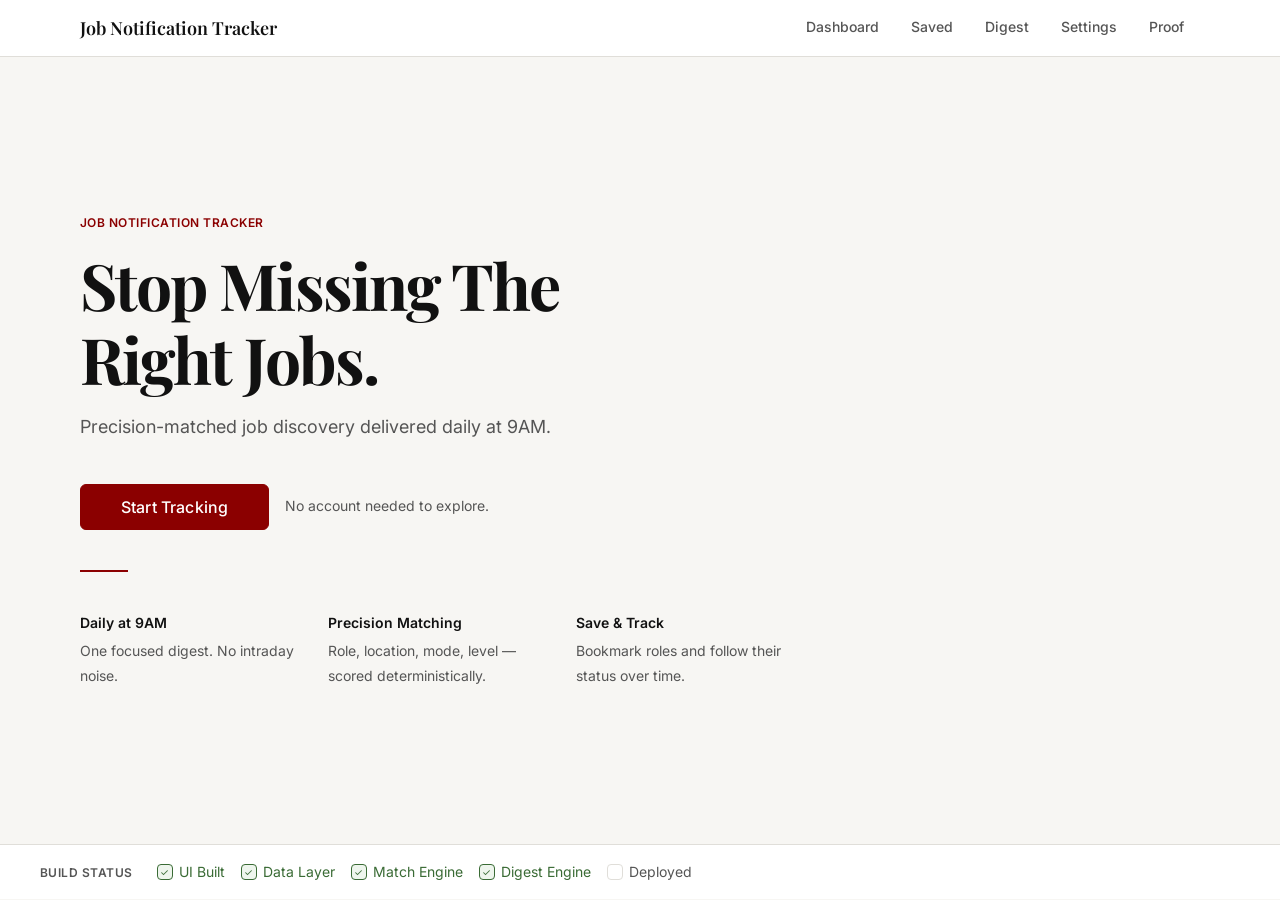
<file: index.html>
<!DOCTYPE html>
<html lang="en">

<head>
    <meta charset="UTF-8" />
    <meta name="viewport" content="width=device-width, initial-scale=1.0" />
    <title>Job Notification Tracker</title>
    <meta name="description" content="Precision-matched job discovery delivered daily at 9AM." />
    <link rel="stylesheet" href="design-system.css" />
    <style>
        /* NAV */
        .app-nav {
            position: sticky;
            top: 0;
            z-index: var(--z-topbar);
            background: var(--color-surface);
            border-bottom: var(--border);
        }

        .app-nav__inner {
            max-width: var(--max-layout-width);
            margin: 0 auto;
            height: var(--topbar-height);
            display: flex;
            align-items: center;
            justify-content: space-between;
            padding: 0 var(--space-4);
        }

        .app-nav__brand {
            font-family: var(--font-serif);
            font-size: var(--text-md);
            font-weight: 600;
            color: var(--color-text-primary);
            text-decoration: none;
            flex-shrink: 0;
        }

        .app-nav__links {
            display: flex;
            align-items: center;
            list-style: none;
        }

        .app-nav__link {
            display: inline-flex;
            align-items: center;
            height: var(--topbar-height);
            padding: 0 var(--space-2);
            font-size: var(--text-sm);
            font-weight: 500;
            color: var(--color-text-secondary);
            text-decoration: none;
            border-bottom: 2px solid transparent;
            transition: color var(--transition), border-color var(--transition);
            white-space: nowrap;
        }

        .app-nav__link:hover {
            color: var(--color-text-primary);
        }

        .app-nav__link.is-active {
            color: var(--color-accent);
            border-bottom-color: var(--color-accent);
        }

        .app-nav__hamburger {
            display: none;
            flex-direction: column;
            justify-content: center;
            gap: 5px;
            width: 36px;
            height: 36px;
            background: none;
            border: none;
            cursor: pointer;
            padding: 4px;
            border-radius: var(--radius-sm);
            transition: background-color var(--transition);
        }

        .app-nav__hamburger:hover {
            background-color: var(--color-bg);
        }

        .app-nav__hamburger-bar {
            display: block;
            width: 20px;
            height: 1.5px;
            background-color: var(--color-text-primary);
            border-radius: 2px;
            transition: transform var(--transition-slow), opacity var(--transition);
        }

        .app-nav__hamburger[aria-expanded="true"] .app-nav__hamburger-bar:nth-child(1) {
            transform: translateY(6.5px) rotate(45deg);
        }

        .app-nav__hamburger[aria-expanded="true"] .app-nav__hamburger-bar:nth-child(2) {
            opacity: 0;
        }

        .app-nav__hamburger[aria-expanded="true"] .app-nav__hamburger-bar:nth-child(3) {
            transform: translateY(-6.5px) rotate(-45deg);
        }

        .app-nav__drawer {
            display: none;
            flex-direction: column;
            background-color: var(--color-surface);
            border-bottom: var(--border);
            padding: var(--space-1) 0 var(--space-2);
        }

        .app-nav__drawer.is-open {
            display: flex;
        }

        .app-nav__drawer-link {
            display: flex;
            align-items: center;
            height: 44px;
            padding: 0 var(--space-4);
            font-size: var(--text-base);
            font-weight: 500;
            color: var(--color-text-secondary);
            text-decoration: none;
            border-left: 3px solid transparent;
            transition: color var(--transition), border-color var(--transition), background-color var(--transition);
        }

        .app-nav__drawer-link:hover {
            color: var(--color-text-primary);
            background-color: var(--color-bg);
        }

        .app-nav__drawer-link.is-active {
            color: var(--color-accent);
            border-left-color: var(--color-accent);
        }

        /* FOOTER */
        .app-footer {
            border-top: var(--border);
            background-color: var(--color-surface);
            padding: var(--space-2) var(--space-4);
        }

        .app-footer__inner {
            max-width: var(--max-layout-width);
            margin: 0 auto;
            display: flex;
            align-items: center;
            gap: var(--space-3);
            flex-wrap: wrap;
        }

        .app-footer__label {
            font-size: var(--text-xs);
            font-weight: 600;
            text-transform: uppercase;
            letter-spacing: var(--tracking-wide);
            color: var(--color-text-secondary);
        }

        /* PAGE */
        .page-wrap {
            max-width: var(--max-layout-width);
            margin: 0 auto;
            padding: var(--space-4);
            min-height: calc(100vh - var(--topbar-height) - 57px);
        }

        .page-header {
            margin-bottom: var(--space-4);
        }

        .page-header__eyebrow {
            font-size: var(--text-xs);
            font-weight: 600;
            text-transform: uppercase;
            letter-spacing: var(--tracking-wide);
            color: var(--color-text-secondary);
            margin-bottom: var(--space-1);
        }

        .page-header__heading {
            font-family: var(--font-serif);
            font-size: var(--text-2xl);
            font-weight: 600;
            letter-spacing: var(--tracking-tight);
            color: var(--color-text-primary);
            margin-bottom: var(--space-1);
        }

        .page-header__sub {
            font-size: var(--text-base);
            color: var(--color-text-secondary);
            line-height: var(--leading-relaxed);
            max-width: var(--max-text-width);
        }

        /* FILTER BAR */
        .filter-bar {
            background: var(--color-surface);
            border: var(--border);
            border-radius: var(--radius);
            padding: var(--space-2) var(--space-3);
            margin-bottom: var(--space-2);
            display: flex;
            flex-wrap: wrap;
            gap: var(--space-2);
            align-items: flex-end;
        }

        .filter-group {
            display: flex;
            flex-direction: column;
            gap: 6px;
            min-width: 130px;
            flex: 1;
        }

        .filter-group--wide {
            min-width: 180px;
            flex: 2;
        }

        .filter-label {
            font-size: var(--text-xs);
            font-weight: 600;
            text-transform: uppercase;
            letter-spacing: var(--tracking-wide);
            color: var(--color-text-secondary);
        }

        .filter-input {
            width: 100%;
            padding: 8px var(--space-2);
            font-family: var(--font-sans);
            font-size: var(--text-sm);
            color: var(--color-text-primary);
            background: var(--color-surface);
            border: 1px solid var(--color-border);
            border-radius: var(--radius);
            appearance: none;
            transition: border-color var(--transition);
        }

        .filter-input:focus {
            outline: none;
            border-color: var(--color-border-focus);
        }

        .filter-select-wrap {
            position: relative;
        }

        .filter-select-wrap::after {
            content: '';
            position: absolute;
            right: 10px;
            top: 50%;
            transform: translateY(-50%);
            width: 0;
            height: 0;
            border-left: 4px solid transparent;
            border-right: 4px solid transparent;
            border-top: 4px solid var(--color-text-secondary);
            pointer-events: none;
        }

        /* JOB GRID */
        .job-grid {
            display: grid;
            grid-template-columns: repeat(auto-fill, minmax(320px, 1fr));
            gap: var(--space-3);
        }

        .job-count {
            font-size: var(--text-sm);
            color: var(--color-text-secondary);
            margin-bottom: var(--space-2);
            font-weight: 500;
        }

        /* JOB CARD */
        .job-card {
            background: var(--color-surface);
            border: var(--border);
            border-radius: var(--radius);
            padding: var(--space-3);
            display: flex;
            flex-direction: column;
            gap: var(--space-2);
            transition: border-color var(--transition);
        }

        .job-card:hover {
            border-color: var(--color-text-secondary);
        }

        .job-card__top {
            display: flex;
            justify-content: space-between;
            align-items: flex-start;
            gap: var(--space-1);
        }

        .job-card__title {
            font-family: var(--font-serif);
            font-size: var(--text-lg);
            font-weight: 500;
            color: var(--color-text-primary);
            line-height: var(--leading-tight);
            margin-bottom: 2px;
        }

        .job-card__company {
            font-size: var(--text-sm);
            font-weight: 600;
            color: var(--color-text-primary);
        }

        .job-card__meta {
            font-size: var(--text-sm);
            color: var(--color-text-secondary);
            line-height: var(--leading-normal);
        }

        .job-card__tags {
            display: flex;
            flex-wrap: wrap;
            gap: 6px;
        }

        .job-card__tag {
            font-size: var(--text-xs);
            font-weight: 500;
            padding: 3px 8px;
            background: var(--color-bg);
            border: var(--border);
            border-radius: var(--radius-full);
            color: var(--color-text-secondary);
        }

        .job-card__salary {
            font-size: var(--text-sm);
            font-weight: 600;
            color: var(--color-text-primary);
        }

        .job-card__footer {
            display: flex;
            align-items: center;
            justify-content: space-between;
            padding-top: var(--space-1);
            border-top: var(--border);
            margin-top: auto;
        }

        .job-card__posted {
            font-size: var(--text-xs);
            color: var(--color-text-secondary);
        }

        .job-card__actions {
            display: flex;
            gap: var(--space-1);
        }

        /* SOURCE BADGE */
        .source-badge {
            font-size: 10px;
            font-weight: 600;
            text-transform: uppercase;
            letter-spacing: .04em;
            padding: 2px 7px;
            border-radius: var(--radius-full);
            border: 1px solid transparent;
            white-space: nowrap;
            flex-shrink: 0;
        }

        .source-badge--LinkedIn {
            background: #e8f0fe;
            color: #1a56db;
            border-color: #c3d5fb;
        }

        .source-badge--Naukri {
            background: #fef3e2;
            color: #92400e;
            border-color: #fde68a;
        }

        .source-badge--Indeed {
            background: #eefbf3;
            color: #166534;
            border-color: #bbf7d0;
        }

        /* SCORE BADGE */
        .score-badge {
            font-size: 10px;
            font-weight: 700;
            padding: 2px 7px;
            border-radius: var(--radius-full);
            white-space: nowrap;
            flex-shrink: 0;
        }

        .score--high {
            background: #dcfce7;
            color: #166534;
            border: 1px solid #bbf7d0;
        }

        .score--mid {
            background: #fef3c7;
            color: #92400e;
            border: 1px solid #fde68a;
        }

        .score--low {
            background: #f3f4f6;
            color: #4b5563;
            border: 1px solid #e5e7eb;
        }

        .score--none {
            background: #f9fafb;
            color: #9ca3af;
            border: 1px solid #f3f4f6;
        }

        /* MATCH TOGGLE */
        .match-toggle-bar {
            display: flex;
            align-items: center;
            justify-content: space-between;
            margin-bottom: var(--space-2);
            padding: 10px var(--space-3);
            background: var(--color-surface);
            border: var(--border);
            border-radius: var(--radius);
        }

        .match-toggle-label {
            display: flex;
            align-items: center;
            gap: var(--space-1);
            cursor: pointer;
            font-size: var(--text-sm);
            color: var(--color-text-primary);
            font-weight: 500;
            user-select: none;
        }

        .match-toggle-label input[type=checkbox] {
            position: absolute;
            opacity: 0;
            width: 0;
            height: 0;
        }

        .match-toggle-track {
            width: 36px;
            height: 20px;
            background: var(--color-border);
            border-radius: 10px;
            position: relative;
            transition: background-color var(--transition);
            flex-shrink: 0;
        }

        .match-toggle-label input:checked+.match-toggle-track {
            background: var(--color-accent);
        }

        .match-toggle-thumb {
            position: absolute;
            top: 2px;
            left: 2px;
            width: 16px;
            height: 16px;
            background: #fff;
            border-radius: 50%;
            transition: transform var(--transition);
            box-shadow: 0 1px 3px rgba(0, 0, 0, .2);
        }

        .match-toggle-label input:checked+.match-toggle-track .match-toggle-thumb {
            transform: translateX(16px);
        }

        /* NO PREFS BANNER */
        .no-prefs-banner {
            display: flex;
            align-items: center;
            gap: var(--space-2);
            padding: var(--space-2) var(--space-3);
            background: #fef9f0;
            border: 1px solid #fde68a;
            border-radius: var(--radius);
            margin-bottom: var(--space-3);
            font-size: var(--text-sm);
            color: #92400e;
            flex-wrap: wrap;
        }

        .no-prefs-banner__icon {
            font-size: var(--text-base);
            flex-shrink: 0;
        }

        /* EMPTY STATE */
        .empty-state {
            display: flex;
            flex-direction: column;
            align-items: center;
            justify-content: center;
            text-align: center;
            padding: var(--space-5) var(--space-4);
            min-height: 360px;
            gap: var(--space-2);
        }

        .empty-state__ring {
            width: 52px;
            height: 52px;
            border-radius: 50%;
            border: var(--border);
            display: flex;
            align-items: center;
            justify-content: center;
            margin-bottom: var(--space-1);
        }

        .empty-state__ring-inner {
            width: 14px;
            height: 14px;
            border-radius: 50%;
            border: 1.5px solid var(--color-border);
        }

        .empty-state__heading {
            font-family: var(--font-serif);
            font-size: var(--text-xl);
            font-weight: 600;
            color: var(--color-text-primary);
        }

        .empty-state__sub {
            font-size: var(--text-base);
            color: var(--color-text-secondary);
            line-height: var(--leading-relaxed);
            max-width: 380px;
        }

        /* MODAL */
        .modal-overlay {
            display: none;
            position: fixed;
            inset: 0;
            background: rgba(17, 17, 17, .45);
            z-index: var(--z-overlay);
            align-items: center;
            justify-content: center;
            padding: var(--space-3);
        }

        .modal-overlay.is-open {
            display: flex;
        }

        .modal {
            background: var(--color-surface);
            border-radius: var(--radius);
            width: 100%;
            max-width: 640px;
            max-height: 90vh;
            overflow-y: auto;
            display: flex;
            flex-direction: column;
        }

        .modal__header {
            display: flex;
            align-items: flex-start;
            justify-content: space-between;
            padding: var(--space-3);
            border-bottom: var(--border);
            gap: var(--space-2);
        }

        .modal__title {
            font-family: var(--font-serif);
            font-size: var(--text-xl);
            font-weight: 600;
            color: var(--color-text-primary);
        }

        .modal__company {
            font-size: var(--text-sm);
            font-weight: 600;
            color: var(--color-text-secondary);
            margin-top: 4px;
        }

        .modal__close {
            background: none;
            border: none;
            cursor: pointer;
            font-size: 20px;
            color: var(--color-text-secondary);
            padding: 4px 8px;
            border-radius: var(--radius-sm);
            line-height: 1;
            transition: background-color var(--transition), color var(--transition);
        }

        .modal__close:hover {
            background: var(--color-bg);
            color: var(--color-text-primary);
        }

        .modal__body {
            padding: var(--space-3);
            display: flex;
            flex-direction: column;
            gap: var(--space-3);
        }

        .modal__meta-row {
            display: flex;
            flex-wrap: wrap;
            gap: var(--space-2);
            align-items: center;
        }

        .modal__meta-item {
            font-size: var(--text-sm);
            color: var(--color-text-secondary);
        }

        .modal__meta-item strong {
            color: var(--color-text-primary);
            font-weight: 600;
        }

        .modal__section-label {
            font-size: var(--text-xs);
            font-weight: 600;
            text-transform: uppercase;
            letter-spacing: var(--tracking-wide);
            color: var(--color-text-secondary);
            margin-bottom: var(--space-1);
        }

        .modal__desc {
            font-size: var(--text-base);
            color: var(--color-text-primary);
            line-height: var(--leading-relaxed);
        }

        .modal__skills {
            display: flex;
            flex-wrap: wrap;
            gap: var(--space-1);
        }

        .modal__footer {
            padding: var(--space-2) var(--space-3);
            border-top: var(--border);
            display: flex;
            gap: var(--space-2);
            justify-content: flex-end;
        }

        /* LANDING */
        .landing {
            min-height: calc(100vh - var(--topbar-height) - 57px);
            display: flex;
            flex-direction: column;
            align-items: flex-start;
            justify-content: center;
            max-width: var(--max-layout-width);
            margin: 0 auto;
            padding: var(--space-5) var(--space-4);
        }

        .landing__eyebrow {
            font-size: var(--text-xs);
            font-weight: 600;
            text-transform: uppercase;
            letter-spacing: var(--tracking-wide);
            color: var(--color-accent);
            margin-bottom: var(--space-2);
        }

        .landing__headline {
            font-family: var(--font-serif);
            font-size: clamp(40px, 6vw, 64px);
            font-weight: 700;
            line-height: 1.15;
            letter-spacing: -0.03em;
            color: var(--color-text-primary);
            max-width: 640px;
            margin-bottom: var(--space-2);
        }

        .landing__sub {
            font-size: var(--text-md);
            color: var(--color-text-secondary);
            line-height: var(--leading-relaxed);
            max-width: 480px;
            margin-bottom: var(--space-4);
        }

        .landing__divider {
            width: 48px;
            height: 2px;
            background: var(--color-accent);
            border: none;
            margin: var(--space-4) 0;
        }

        .landing__props {
            display: grid;
            grid-template-columns: repeat(3, 1fr);
            gap: var(--space-3);
            max-width: 720px;
        }

        .landing__prop-label {
            font-size: var(--text-sm);
            font-weight: 600;
            color: var(--color-text-primary);
            margin-bottom: 4px;
        }

        .landing__prop-sub {
            font-size: var(--text-sm);
            color: var(--color-text-secondary);
            line-height: var(--leading-relaxed);
        }

        /* SETTINGS */
        .settings-layout {
            display: grid;
            grid-template-columns: 2fr 1fr;
            gap: var(--space-4);
            align-items: start;
        }

        .settings-form {
            display: flex;
            flex-direction: column;
            gap: var(--space-3);
        }

        .settings-aside {
            display: flex;
            flex-direction: column;
            gap: var(--space-2);
            position: sticky;
            top: calc(var(--topbar-height) + var(--space-3));
        }

        /* PREF - multiselect */
        select[multiple].filter-input {
            height: auto;
            appearance: none;
            background-image: none;
        }

        select[multiple].filter-input option:checked {
            background: var(--color-accent-subtle);
            color: var(--color-accent);
        }

        /* PREF - checkbox group */
        .pref-checkbox-group {
            display: flex;
            flex-wrap: wrap;
            gap: var(--space-2);
        }

        .pref-checkbox-item {
            display: flex;
            align-items: center;
            gap: 8px;
            cursor: pointer;
            font-size: var(--text-sm);
            color: var(--color-text-primary);
        }

        .pref-checkbox-item input[type=checkbox] {
            width: 16px;
            height: 16px;
            accent-color: var(--color-accent);
            cursor: pointer;
        }

        /* PREF - slider */
        .pref-slider-wrap {
            display: flex;
            align-items: center;
            gap: var(--space-2);
        }

        .pref-slider {
            flex: 1;
            appearance: none;
            height: 4px;
            background: var(--color-border);
            border-radius: 2px;
            outline: none;
            cursor: pointer;
        }

        .pref-slider::-webkit-slider-thumb {
            appearance: none;
            width: 18px;
            height: 18px;
            border-radius: 50%;
            background: var(--color-accent);
            cursor: pointer;
        }

        .pref-slider::-moz-range-thumb {
            width: 18px;
            height: 18px;
            border-radius: 50%;
            background: var(--color-accent);
            cursor: pointer;
            border: none;
        }

        .pref-slider-val {
            font-size: var(--text-sm);
            font-weight: 600;
            color: var(--color-text-primary);
            min-width: 36px;
            text-align: right;
        }

        /* PROOF */
        .proof-wrap {
            max-width: var(--max-layout-width);
            margin: 0 auto;
            padding: var(--space-4);
        }

        /* 404 */
        .notfound {
            min-height: calc(100vh - var(--topbar-height) - 57px);
            display: flex;
            flex-direction: column;
            align-items: center;
            justify-content: center;
            text-align: center;
            padding: var(--space-5) var(--space-4);
        }

        .notfound__code {
            font-family: var(--font-serif);
            font-size: 96px;
            font-weight: 700;
            color: var(--color-border);
            line-height: 1;
            margin-bottom: var(--space-2);
        }

        .notfound__heading {
            font-family: var(--font-serif);
            font-size: var(--text-xl);
            font-weight: 600;
            color: var(--color-text-primary);
            margin-bottom: var(--space-1);
        }

        .notfound__sub {
            font-size: var(--text-base);
            color: var(--color-text-secondary);
            max-width: 360px;
            margin-bottom: var(--space-3);
        }

        /* RESPONSIVE */
        @media(max-width:768px) {

            .settings-layout,
            .landing__props {
                grid-template-columns: 1fr;
            }

            .settings-aside {
                position: static;
            }
        }

        /* DIGEST PAGE */
        .digest-page {
            background: #F7F6F3;
            min-height: calc(100vh - var(--topbar-height) - 57px);
            display: flex;
            justify-content: center;
            padding: var(--space-4) var(--space-3);
        }

        .digest-wrapper {
            width: 100%;
            max-width: 720px;
            display: flex;
            flex-direction: column;
            gap: var(--space-2);
        }

        .digest-demo-note {
            display: inline-flex;
            align-items: center;
            align-self: flex-start;
            gap: 6px;
            font-size: var(--text-xs);
            color: #6b7280;
            background: #fff;
            border: 1px solid #e5e7eb;
            border-radius: var(--radius-full);
            padding: 4px 12px;
            font-weight: 500;
        }

        .digest-actions {
            display: flex;
            flex-wrap: wrap;
            gap: var(--space-1);
            align-items: center;
        }

        .digest-actions--center {
            justify-content: center;
            margin-bottom: var(--space-2);
        }

        .digest-card {
            background: #fff;
            border-radius: 12px;
            box-shadow: 0 2px 12px rgba(0, 0, 0, .07), 0 0 0 1px rgba(0, 0, 0, .04);
            overflow: hidden;
        }

        .digest-card__header {
            padding: var(--space-3) var(--space-4);
            border-bottom: 1px solid #f0eee9;
            background: #fdfcfb;
        }

        .digest-trigger-bar {
            display: flex;
            align-items: center;
            justify-content: space-between;
            flex-wrap: wrap;
            gap: var(--space-2);
        }

        .digest-card__heading {
            font-family: var(--font-serif);
            font-size: var(--text-xl);
            font-weight: 700;
            color: var(--color-text-primary);
            letter-spacing: var(--tracking-tight);
            line-height: var(--leading-tight);
            margin-bottom: 4px;
        }

        .digest-card__date {
            font-size: var(--text-sm);
            color: var(--color-text-secondary);
        }

        .digest-card__body {
            padding: 0;
        }

        .digest-job-item {
            display: flex;
            align-items: center;
            gap: var(--space-2);
            padding: var(--space-2) var(--space-4);
            border-bottom: 1px solid #f5f4f0;
            transition: background-color var(--transition);
        }

        .digest-job-item:last-child {
            border-bottom: none;
        }

        .digest-job-item:hover {
            background: #fdfcfb;
        }

        .digest-job-item__num {
            font-family: var(--font-serif);
            font-size: 22px;
            font-weight: 700;
            color: #d1cec7;
            min-width: 28px;
            text-align: center;
            flex-shrink: 0;
        }

        .digest-job-item__info {
            flex: 1;
            min-width: 0;
        }

        .digest-job-item__title {
            font-family: var(--font-serif);
            font-size: var(--text-base);
            font-weight: 600;
            color: var(--color-text-primary);
            line-height: var(--leading-tight);
            margin-bottom: 2px;
            white-space: nowrap;
            overflow: hidden;
            text-overflow: ellipsis;
        }

        .digest-job-item__company {
            font-size: var(--text-sm);
            font-weight: 600;
            color: var(--color-text-primary);
            margin-bottom: 2px;
        }

        .digest-job-item__meta {
            font-size: var(--text-xs);
            color: var(--color-text-secondary);
        }

        .digest-job-item__right {
            display: flex;
            flex-direction: column;
            align-items: flex-end;
            gap: 6px;
            flex-shrink: 0;
        }

        .digest-card__footer {
            padding: var(--space-2) var(--space-4);
            border-top: 1px solid #f0eee9;
            background: #fdfcfb;
            font-size: var(--text-xs);
            color: var(--color-text-secondary);
            font-style: italic;
            text-align: center;
        }

        .digest-blocking {
            display: flex;
            flex-direction: column;
            align-items: center;
            justify-content: center;
            text-align: center;
            padding: var(--space-5) var(--space-4);
            min-height: 360px;
            gap: var(--space-2);
            width: 100%;
        }

        @media(max-width: 600px) {
            .digest-trigger-bar {
                flex-direction: column;
                align-items: flex-start;
            }

            .digest-job-item {
                flex-wrap: wrap;
                gap: var(--space-1);
            }

            .digest-job-item__right {
                flex-direction: row;
                align-items: center;
                width: 100%;
                justify-content: flex-start;
                padding-left: calc(28px + var(--space-2));
            }
        }

        @media(max-width:640px) {
            .app-nav__links {
                display: none;
            }

            .app-nav__hamburger {
                display: flex;
            }

            .filter-bar {
                flex-direction: column;
            }

            .filter-group,
            .filter-group--wide {
                min-width: unset;
                width: 100%;
            }

            .job-grid {
                grid-template-columns: 1fr;
            }

            .landing__headline {
                font-size: var(--text-2xl);
            }
        }

        /* ── TOAST ── */
        .jt-toast {
            position: fixed;
            bottom: 28px;
            right: 28px;
            z-index: 9999;
            background: #111827;
            color: #f9fafb;
            border-radius: 10px;
            padding: 12px 22px;
            font-size: var(--text-sm);
            font-weight: 500;
            box-shadow: 0 4px 20px rgba(0, 0, 0, .25);
            pointer-events: none;
            animation: toast-in .22s cubic-bezier(.16, 1, .3, 1), toast-out .3s ease 2.3s forwards;
        }

        @keyframes toast-in {
            from {
                opacity: 0;
                transform: translateY(14px) scale(.97);
            }

            to {
                opacity: 1;
                transform: translateY(0) scale(1);
            }
        }

        @keyframes toast-out {
            from {
                opacity: 1;
                transform: translateY(0);
            }

            to {
                opacity: 0;
                transform: translateY(8px);
            }
        }

        /* ── STATUS SELECT ── */
        .job-card__status-bar {
            padding-top: var(--space-1);
            border-top: var(--border);
            margin-top: var(--space-1);
        }

        .status-select {
            width: 100%;
            padding: 5px 10px;
            font-size: var(--text-xs);
            font-weight: 600;
            border-radius: var(--radius);
            border: 1px solid var(--color-border);
            cursor: pointer;
            appearance: none;
            font-family: var(--font-sans);
            transition: background-color var(--transition), border-color var(--transition), color var(--transition);
        }

        .status-select:focus {
            outline: none;
            box-shadow: 0 0 0 2px rgba(17, 17, 17, .12);
        }

        .status-select--neutral {
            background-color: #f9fafb;
            color: #6b7280;
            border-color: #e5e7eb;
        }

        .status-select--blue {
            background-color: #eff6ff;
            color: #1d4ed8;
            border-color: #bfdbfe;
        }

        .status-select--red {
            background-color: #fef2f2;
            color: #b91c1c;
            border-color: #fecaca;
        }

        .status-select--green {
            background-color: #f0fdf4;
            color: #166534;
            border-color: #bbf7d0;
        }

        /* ── DIGEST STATUS CARD ── */
        .digest-status-card {
            background: #fff;
            border-radius: 12px;
            box-shadow: 0 2px 12px rgba(0, 0, 0, .07), 0 0 0 1px rgba(0, 0, 0, .04);
            overflow: hidden;
            margin-top: var(--space-3);
        }

        .digest-status-card__header {
            padding: var(--space-2) var(--space-4);
            border-bottom: 1px solid #f0eee9;
            background: #fdfcfb;
            font-family: var(--font-serif);
            font-weight: 700;
            font-size: var(--text-md);
            color: var(--color-text-primary);
        }

        .digest-status-card__body {
            padding: 0;
        }

        .digest-status-row {
            display: flex;
            align-items: center;
            gap: var(--space-2);
            padding: 12px var(--space-4);
            border-bottom: 1px solid #f5f4f0;
            font-size: var(--text-sm);
        }

        .digest-status-row:last-child {
            border-bottom: none;
        }

        .digest-status-row__info {
            flex: 1;
            min-width: 0;
        }

        .digest-status-row__title {
            font-weight: 600;
            color: var(--color-text-primary);
            font-size: var(--text-sm);
            white-space: nowrap;
            overflow: hidden;
            text-overflow: ellipsis;
        }

        .digest-status-row__company {
            font-size: var(--text-xs);
            color: var(--color-text-secondary);
            margin-top: 1px;
        }

        .digest-status-row__date {
            font-size: var(--text-xs);
            color: var(--color-text-secondary);
            white-space: nowrap;
            flex-shrink: 0;
        }

        .digest-status-badge {
            font-size: 10px;
            font-weight: 700;
            padding: 3px 9px;
            border-radius: var(--radius-full);
            white-space: nowrap;
            flex-shrink: 0;
        }

        .status-badge--neutral {
            background: #f3f4f6;
            color: #6b7280;
            border: 1px solid #e5e7eb;
        }

        .status-badge--blue {
            background: #eff6ff;
            color: #1d4ed8;
            border: 1px solid #bfdbfe;
        }

        .status-badge--red {
            background: #fef2f2;
            color: #b91c1c;
            border: 1px solid #fecaca;
        }

        .status-badge--green {
            background: #f0fdf4;
            color: #166534;
            border: 1px solid #bbf7d0;
        }

        .digest-status-empty {
            padding: var(--space-3) var(--space-4);
            font-size: var(--text-sm);
            color: var(--color-text-secondary);
            font-style: italic;
        }

        /* ── TEST CHECKLIST ── */
        .tc-summary-bar {
            display: inline-flex;
            align-items: center;
            gap: var(--space-1);
            padding: 10px var(--space-3);
            border-radius: var(--radius);
            font-size: var(--text-sm);
            font-weight: 700;
            margin-bottom: var(--space-1);
            border: 1px solid transparent;
            transition: background-color var(--transition), color var(--transition), border-color var(--transition);
        }

        .tc-summary-bar--warn {
            background: #fef3c7;
            color: #92400e;
            border-color: #fde68a;
        }

        .tc-summary-bar--pass {
            background: #dcfce7;
            color: #166534;
            border-color: #bbf7d0;
        }

        .tc-warn {
            font-size: var(--text-sm);
            color: #b45309;
            margin-bottom: var(--space-3);
            font-weight: 500;
        }

        .tc-list {
            display: flex;
            flex-direction: column;
            gap: 2px;
            margin-bottom: var(--space-4);
            background: var(--color-surface);
            border: var(--border);
            border-radius: var(--radius);
            overflow: hidden;
        }

        .tc-item {
            display: flex;
            align-items: center;
            gap: var(--space-2);
            padding: 14px var(--space-3);
            cursor: pointer;
            transition: background-color var(--transition);
            border-bottom: var(--border);
            user-select: none;
        }

        .tc-item:last-child {
            border-bottom: none;
        }

        .tc-item:hover {
            background: var(--color-bg);
        }

        .tc-item--done {
            background: #f0fdf4;
        }

        .tc-item--done:hover {
            background: #dcfce7;
        }

        .tc-item input[type=checkbox] {
            position: absolute;
            opacity: 0;
            width: 0;
            height: 0;
        }

        .tc-item__box {
            width: 20px;
            height: 20px;
            border-radius: 6px;
            border: 2px solid var(--color-border);
            background: #fff;
            flex-shrink: 0;
            display: flex;
            align-items: center;
            justify-content: center;
            transition: background-color var(--transition), border-color var(--transition);
            position: relative;
        }

        .tc-item input:checked~.tc-item__box {
            background: var(--color-accent);
            border-color: var(--color-accent);
        }

        .tc-item input:checked~.tc-item__box::after {
            content: '';
            display: block;
            width: 5px;
            height: 9px;
            border: 2px solid #fff;
            border-top: none;
            border-left: none;
            transform: rotate(45deg) translate(-1px, -1px);
        }

        .tc-item__label {
            flex: 1;
            font-size: var(--text-sm);
            font-weight: 500;
            color: var(--color-text-primary);
            line-height: var(--leading-normal);
        }

        .tc-item--done .tc-item__label {
            color: #166534;
        }

        .tc-item__tip {
            font-size: var(--text-xs);
            color: var(--color-text-secondary);
            background: var(--color-bg);
            border: var(--border);
            border-radius: var(--radius-full);
            padding: 2px 9px;
            cursor: help;
            flex-shrink: 0;
            white-space: nowrap;
            transition: background-color var(--transition);
        }

        .tc-item__tip:hover {
            background: var(--color-surface);
        }

        .tc-actions {
            display: flex;
            align-items: center;
            gap: var(--space-2);
            flex-wrap: wrap;
        }

        .tc-ship-badge {
            display: inline-flex;
            align-items: center;
            gap: 8px;
            background: #dcfce7;
            color: #166534;
            border: 1px solid #bbf7d0;
            border-radius: var(--radius);
            padding: 10px var(--space-3);
            font-size: var(--text-base);
            font-weight: 700;
        }
    </style>
</head>

<body>

    <!-- NAV -->
    <nav class="app-nav" role="navigation" aria-label="Main navigation">
        <div class="app-nav__inner">
            <a href="#/" class="app-nav__brand">Job Notification Tracker</a>
            <ul class="app-nav__links" role="list">
                <li><a href="#/dashboard" class="app-nav__link" data-route="dashboard">Dashboard</a></li>
                <li><a href="#/saved" class="app-nav__link" data-route="saved">Saved</a></li>
                <li><a href="#/digest" class="app-nav__link" data-route="digest">Digest</a></li>
                <li><a href="#/settings" class="app-nav__link" data-route="settings">Settings</a></li>
                <li><a href="#/proof" class="app-nav__link" data-route="proof">Proof</a></li>
            </ul>
            <button class="app-nav__hamburger" id="hamburger-btn" aria-expanded="false" aria-controls="mobile-drawer"
                aria-label="Open navigation menu">
                <span class="app-nav__hamburger-bar"></span>
                <span class="app-nav__hamburger-bar"></span>
                <span class="app-nav__hamburger-bar"></span>
            </button>
        </div>
        <div class="app-nav__drawer" id="mobile-drawer" role="list">
            <a href="#/dashboard" class="app-nav__drawer-link" data-route="dashboard" role="listitem">Dashboard</a>
            <a href="#/saved" class="app-nav__drawer-link" data-route="saved" role="listitem">Saved</a>
            <a href="#/digest" class="app-nav__drawer-link" data-route="digest" role="listitem">Digest</a>
            <a href="#/settings" class="app-nav__drawer-link" data-route="settings" role="listitem">Settings</a>
            <a href="#/proof" class="app-nav__drawer-link" data-route="proof" role="listitem">Proof</a>
        </div>
    </nav>

    <!-- OUTLET -->
    <main id="app-outlet" role="main" aria-live="polite" aria-atomic="true"></main>

    <!-- MODAL -->
    <div class="modal-overlay" id="job-modal" role="dialog" aria-modal="true" aria-labelledby="modal-title">
        <div class="modal">
            <div class="modal__header">
                <div>
                    <h2 class="modal__title" id="modal-title"></h2>
                    <p class="modal__company" id="modal-company"></p>
                </div>
                <button class="modal__close" id="modal-close" aria-label="Close">✕</button>
            </div>
            <div class="modal__body">
                <div class="modal__meta-row" id="modal-meta"></div>
                <div>
                    <p class="modal__section-label">About this role</p>
                    <p class="modal__desc" id="modal-desc"></p>
                </div>
                <div>
                    <p class="modal__section-label">Skills</p>
                    <div class="modal__skills" id="modal-skills"></div>
                </div>
            </div>
            <div class="modal__footer">
                <button class="ds-btn ds-btn--secondary ds-btn--sm" id="modal-save-btn">Save Role</button>
                <a class="ds-btn ds-btn--primary ds-btn--sm" id="modal-apply-btn" href="#" target="_blank"
                    rel="noopener">Apply →</a>
            </div>
        </div>
    </div>

    <!-- FOOTER -->
    <footer class="app-footer" role="contentinfo">
        <div class="app-footer__inner">
            <span class="app-footer__label">Build status</span>
            <div class="ds-checklist">
                <span class="ds-checklist__item ds-checklist__item--done"><span class="ds-checklist__box"></span>UI
                    Built</span>
                <span class="ds-checklist__item ds-checklist__item--done"><span class="ds-checklist__box"></span>Data
                    Layer</span>
                <span class="ds-checklist__item ds-checklist__item--done"><span class="ds-checklist__box"></span>Match
                    Engine</span>
                <span class="ds-checklist__item ds-checklist__item--done"><span class="ds-checklist__box"></span>Digest
                    Engine</span>
                <span class="ds-checklist__item"><span class="ds-checklist__box"></span>Deployed</span>
            </div>
        </div>
    </footer>

    <!-- ═══════════ TEMPLATES ═══════════ -->

    <template id="tpl-home">
        <section class="landing" aria-labelledby="landing-h">
            <p class="landing__eyebrow">Job Notification Tracker</p>
            <h1 class="landing__headline" id="landing-h">Stop Missing The Right Jobs.</h1>
            <p class="landing__sub">Precision-matched job discovery delivered daily at 9AM.</p>
            <div style="display:flex;align-items:center;gap:var(--space-2);flex-wrap:wrap;">
                <a href="#/settings" class="ds-btn ds-btn--primary ds-btn--lg">Start Tracking</a>
                <span style="font-size:var(--text-sm);color:var(--color-text-secondary);">No account needed to
                    explore.</span>
            </div>
            <hr class="landing__divider" aria-hidden="true" />
            <div class="landing__props">
                <div>
                    <p class="landing__prop-label">Daily at 9AM</p>
                    <p class="landing__prop-sub">One focused digest. No intraday noise.</p>
                </div>
                <div>
                    <p class="landing__prop-label">Precision Matching</p>
                    <p class="landing__prop-sub">Role, location, mode, level — scored deterministically.</p>
                </div>
                <div>
                    <p class="landing__prop-label">Save &amp; Track</p>
                    <p class="landing__prop-sub">Bookmark roles and follow their status over time.</p>
                </div>
            </div>
        </section>
    </template>

    <template id="tpl-digest">
        <!-- digest is rendered dynamically by renderDigest() -->
    </template>


    <template id="tpl-settings">
        <div class="page-wrap">
            <header class="page-header">
                <p class="page-header__eyebrow">Configuration</p>
                <h1 class="page-header__heading">Settings</h1>
                <p class="page-header__sub">Define what you are looking for. Preferences are saved locally and power
                    match scoring across the dashboard.</p>
            </header>
            <div class="settings-layout">
                <form id="settings-form" class="settings-form" novalidate>

                    <!-- Role Keywords -->
                    <div class="ds-card">
                        <div class="ds-card__header"><span class="ds-card__title">Role Keywords</span></div>
                        <div class="ds-card__body">
                            <div class="ds-field">
                                <label class="ds-field__label" for="pref-keywords">Job titles or keywords</label>
                                <input class="ds-input" type="text" id="pref-keywords" name="roleKeywords"
                                    placeholder="e.g. SDE Intern, Python Developer, React" />
                                <span class="ds-field__hint">Comma-separated. Matched against job titles (+25 pts) and
                                    descriptions (+15 pts).</span>
                            </div>
                        </div>
                    </div>

                    <!-- Preferred Locations -->
                    <div class="ds-card">
                        <div class="ds-card__header"><span class="ds-card__title">Preferred Locations</span></div>
                        <div class="ds-card__body">
                            <div class="ds-field">
                                <label class="ds-field__label" for="pref-locations">Cities</label>
                                <select class="filter-input" id="pref-locations" name="preferredLocations" multiple
                                    size="6" style="border-radius:var(--radius);padding:4px;">
                                    <option value="Bengaluru">Bengaluru</option>
                                    <option value="Mumbai">Mumbai</option>
                                    <option value="Hyderabad">Hyderabad</option>
                                    <option value="Pune">Pune</option>
                                    <option value="Chennai">Chennai</option>
                                    <option value="Delhi">Delhi</option>
                                    <option value="Noida">Noida</option>
                                    <option value="Gurugram">Gurugram</option>
                                </select>
                                <span class="ds-field__hint">Hold Ctrl / Cmd to select multiple. Location match = +15
                                    pts.</span>
                            </div>
                        </div>
                    </div>

                    <!-- Work Mode -->
                    <div class="ds-card">
                        <div class="ds-card__header"><span class="ds-card__title">Preferred Work Mode</span></div>
                        <div class="ds-card__body">
                            <div class="ds-field">
                                <label class="ds-field__label">Select all that apply</label>
                                <div class="pref-checkbox-group">
                                    <label class="pref-checkbox-item"><input type="checkbox" class="mode-cb"
                                            value="Remote" /> Remote</label>
                                    <label class="pref-checkbox-item"><input type="checkbox" class="mode-cb"
                                            value="Hybrid" /> Hybrid</label>
                                    <label class="pref-checkbox-item"><input type="checkbox" class="mode-cb"
                                            value="Onsite" /> Onsite</label>
                                </div>
                                <span class="ds-field__hint">Mode match = +10 pts.</span>
                            </div>
                        </div>
                    </div>

                    <!-- Experience Level -->
                    <div class="ds-card">
                        <div class="ds-card__header"><span class="ds-card__title">Experience Level</span></div>
                        <div class="ds-card__body">
                            <div class="ds-field">
                                <label class="ds-field__label" for="pref-exp">Your current level</label>
                                <div class="filter-select-wrap" style="max-width:280px;">
                                    <select class="filter-input" id="pref-exp" name="experienceLevel">
                                        <option value="">Select level</option>
                                        <option value="Fresher">Fresher</option>
                                        <option value="0-1">0–1 year</option>
                                        <option value="1-3">1–3 years</option>
                                        <option value="3-5">3–5 years</option>
                                    </select>
                                </div>
                                <span class="ds-field__hint">Exact match = +10 pts.</span>
                            </div>
                        </div>
                    </div>

                    <!-- Skills -->
                    <div class="ds-card">
                        <div class="ds-card__header"><span class="ds-card__title">Your Skills</span></div>
                        <div class="ds-card__body">
                            <div class="ds-field">
                                <label class="ds-field__label" for="pref-skills">Technologies &amp; tools</label>
                                <input class="ds-input" type="text" id="pref-skills" name="skills"
                                    placeholder="e.g. React, Node.js, SQL, Python" />
                                <span class="ds-field__hint">Comma-separated. Any overlap with job skills = +15
                                    pts.</span>
                            </div>
                        </div>
                    </div>

                    <!-- Min Match Score -->
                    <div class="ds-card">
                        <div class="ds-card__header"><span class="ds-card__title">Minimum Match Score</span></div>
                        <div class="ds-card__body">
                            <div class="ds-field">
                                <label class="ds-field__label" for="pref-score">Threshold for "Show only matches" —
                                    <span id="score-val">40%</span></label>
                                <div class="pref-slider-wrap">
                                    <input type="range" class="pref-slider" id="pref-score" name="minMatchScore" min="0"
                                        max="100" value="40" />
                                </div>
                                <span class="ds-field__hint">Jobs scoring below this threshold are hidden when the
                                    filter toggle is on.</span>
                            </div>
                        </div>
                    </div>

                    <!-- Submit -->
                    <div
                        style="display:flex;align-items:center;justify-content:space-between;padding-top:var(--space-1);">
                        <span id="save-msg" style="font-size:var(--text-sm);"></span>
                        <button class="ds-btn ds-btn--primary" type="submit">Save Preferences</button>
                    </div>

                </form>

                <aside class="settings-aside">
                    <div class="ds-step-panel">
                        <p class="ds-step-panel__number">Step 1 of 4</p>
                        <p class="ds-step-panel__title">Configure your tracker</p>
                        <p class="ds-step-panel__body">These preferences score every job on the dashboard. Saved to your
                            browser — no account required.</p>
                    </div>
                    <div class="ds-alert ds-alert--info">
                        <span class="ds-alert__icon">i</span>
                        <div class="ds-alert__content">
                            <p class="ds-alert__title">Scoring summary</p>
                            <p class="ds-alert__message">Title match +25 · Desc match +15 · Location +15 · Mode +10 ·
                                Level +10 · Skills +15 · Fresh +5 · LinkedIn +5. Max 100.</p>
                        </div>
                    </div>
                </aside>
            </div>
        </div>
    </template>

    <template id="tpl-proof">
        <div class="proof-wrap">
            <header class="page-header">
                <p class="page-header__eyebrow">Build Log</p>
                <h1 class="page-header__heading">Proof</h1>
                <p class="page-header__sub">Artifacts and evidence of each build step collected here.</p>
            </header>
            <div class="ds-card">
                <div class="ds-card__body">
                    <div class="ds-checklist" style="flex-direction:column;align-items:flex-start;gap:var(--space-2);">
                        <span class="ds-checklist__item ds-checklist__item--done"><span
                                class="ds-checklist__box"></span><span><strong>Design System</strong> — CSS tokens,
                                typography, spacing, components</span></span>
                        <span class="ds-checklist__item ds-checklist__item--done"><span
                                class="ds-checklist__box"></span><span><strong>Route Skeleton</strong> — Navigation
                                shell, all routes, 404 page</span></span>
                        <span class="ds-checklist__item ds-checklist__item--done"><span
                                class="ds-checklist__box"></span><span><strong>App Skeleton</strong> — Landing page,
                                Settings UI, empty states</span></span>
                        <span class="ds-checklist__item ds-checklist__item--done"><span
                                class="ds-checklist__box"></span><span><strong>Data Layer</strong> — 60 realistic Indian
                                tech jobs, dashboard cards, filter bar, modal, saved page</span></span>
                        <span class="ds-checklist__item ds-checklist__item--done"><span
                                class="ds-checklist__box"></span><span><strong>Match Engine</strong> — Preferences form,
                                8-rule scoring, badges, match toggle, salary/score sort</span></span>
                        <span class="ds-checklist__item ds-checklist__item--done"><span
                                class="ds-checklist__box"></span><span><strong>Digest
                                    Logic</strong> — Daily 9AM summary generation, localStorage persistence, copy &amp;
                                email draft</span></span>
                        <span class="ds-checklist__item"><span
                                class="ds-checklist__box"></span><span><strong>Deployed</strong> — Live on hosting
                                platform</span></span>
                    </div>
                </div>
            </div>
        </div>
    </template>

    <script src="jobs.js"></script>
    <script src="app.js"></script>
</body>

</html>
</file>
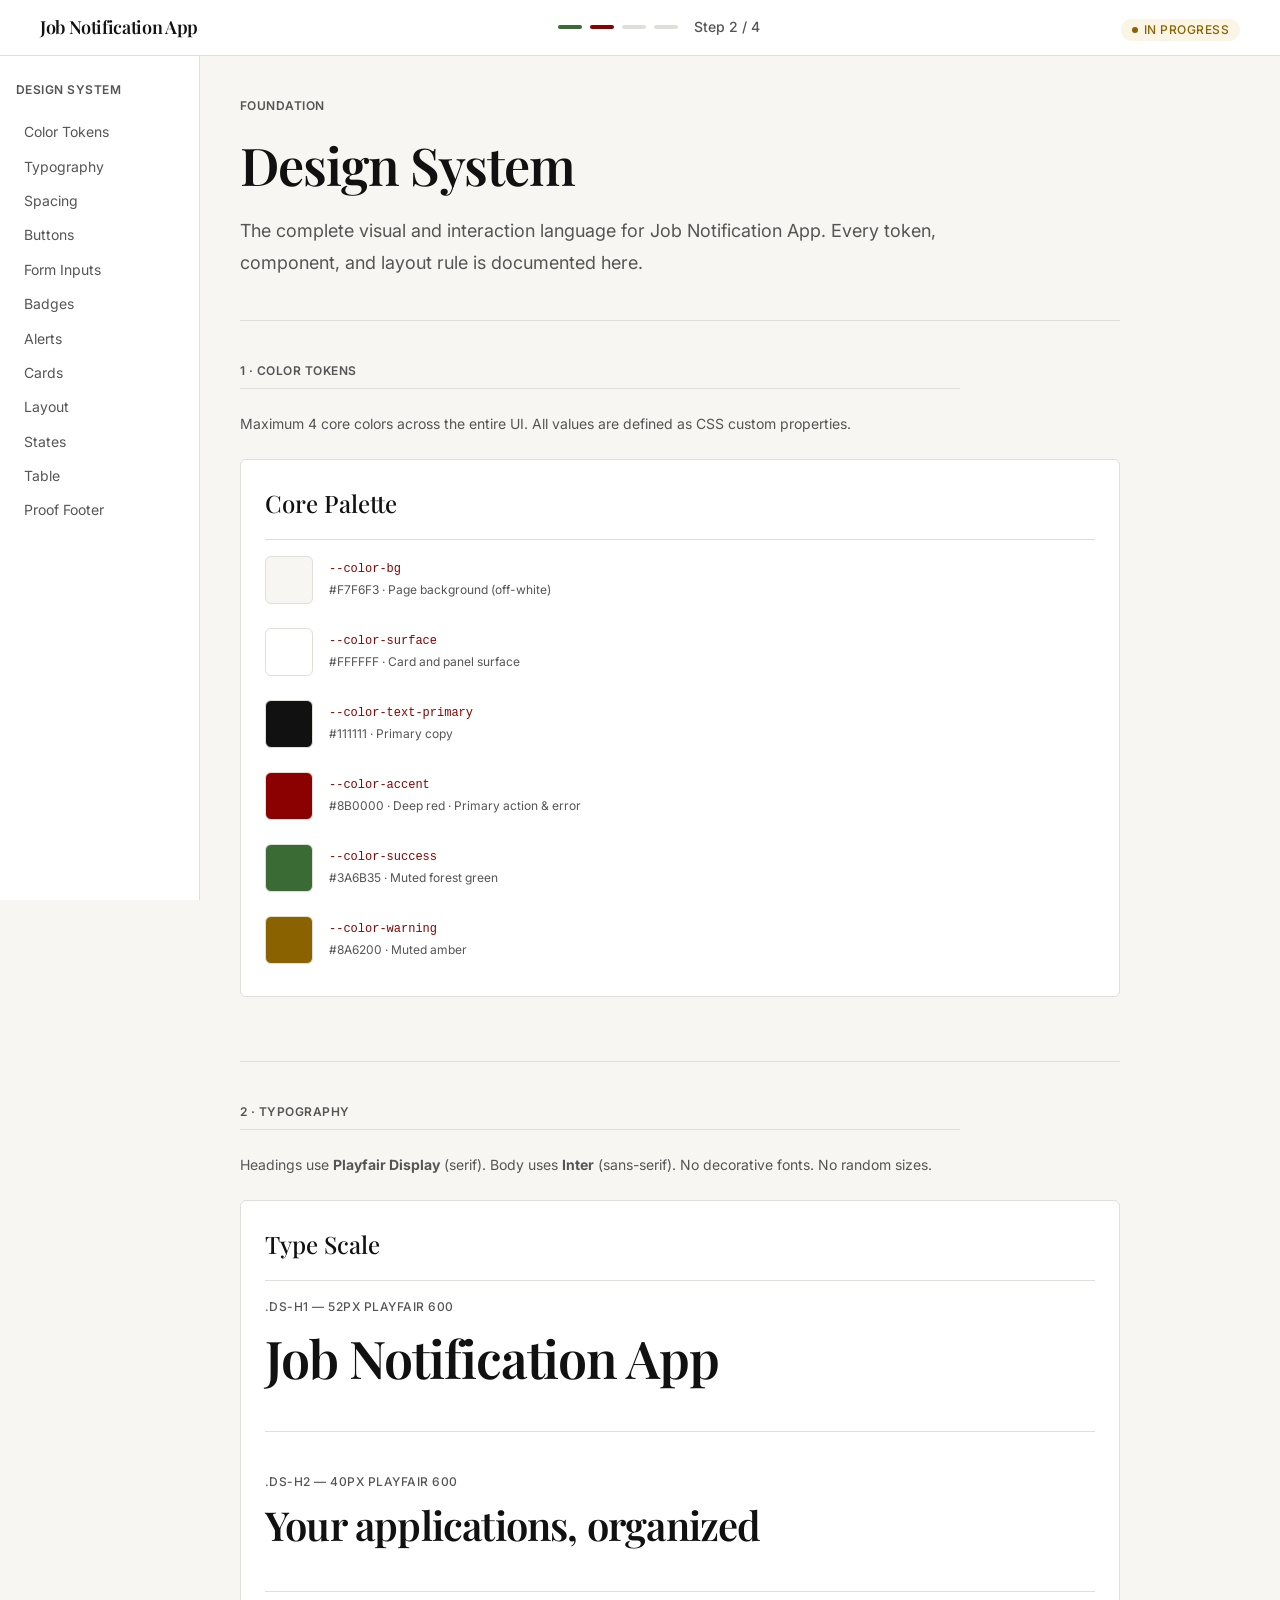
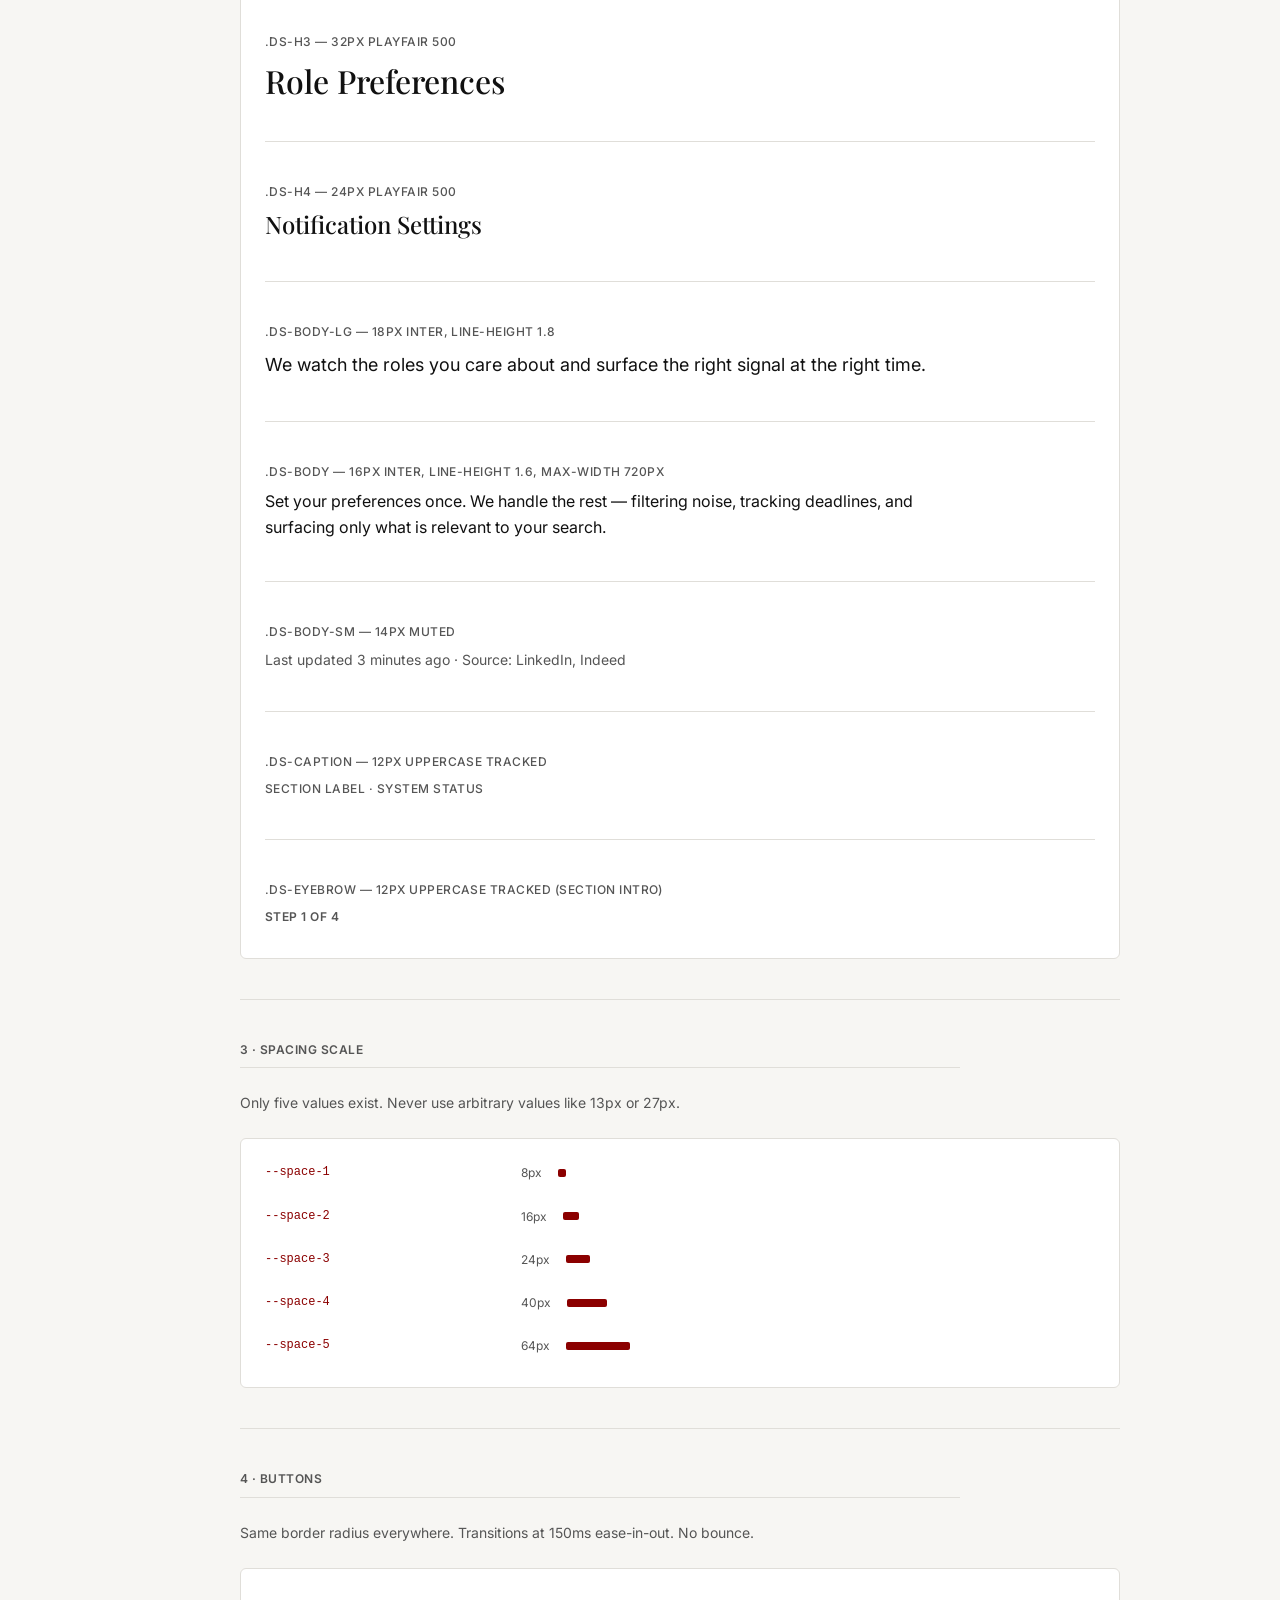
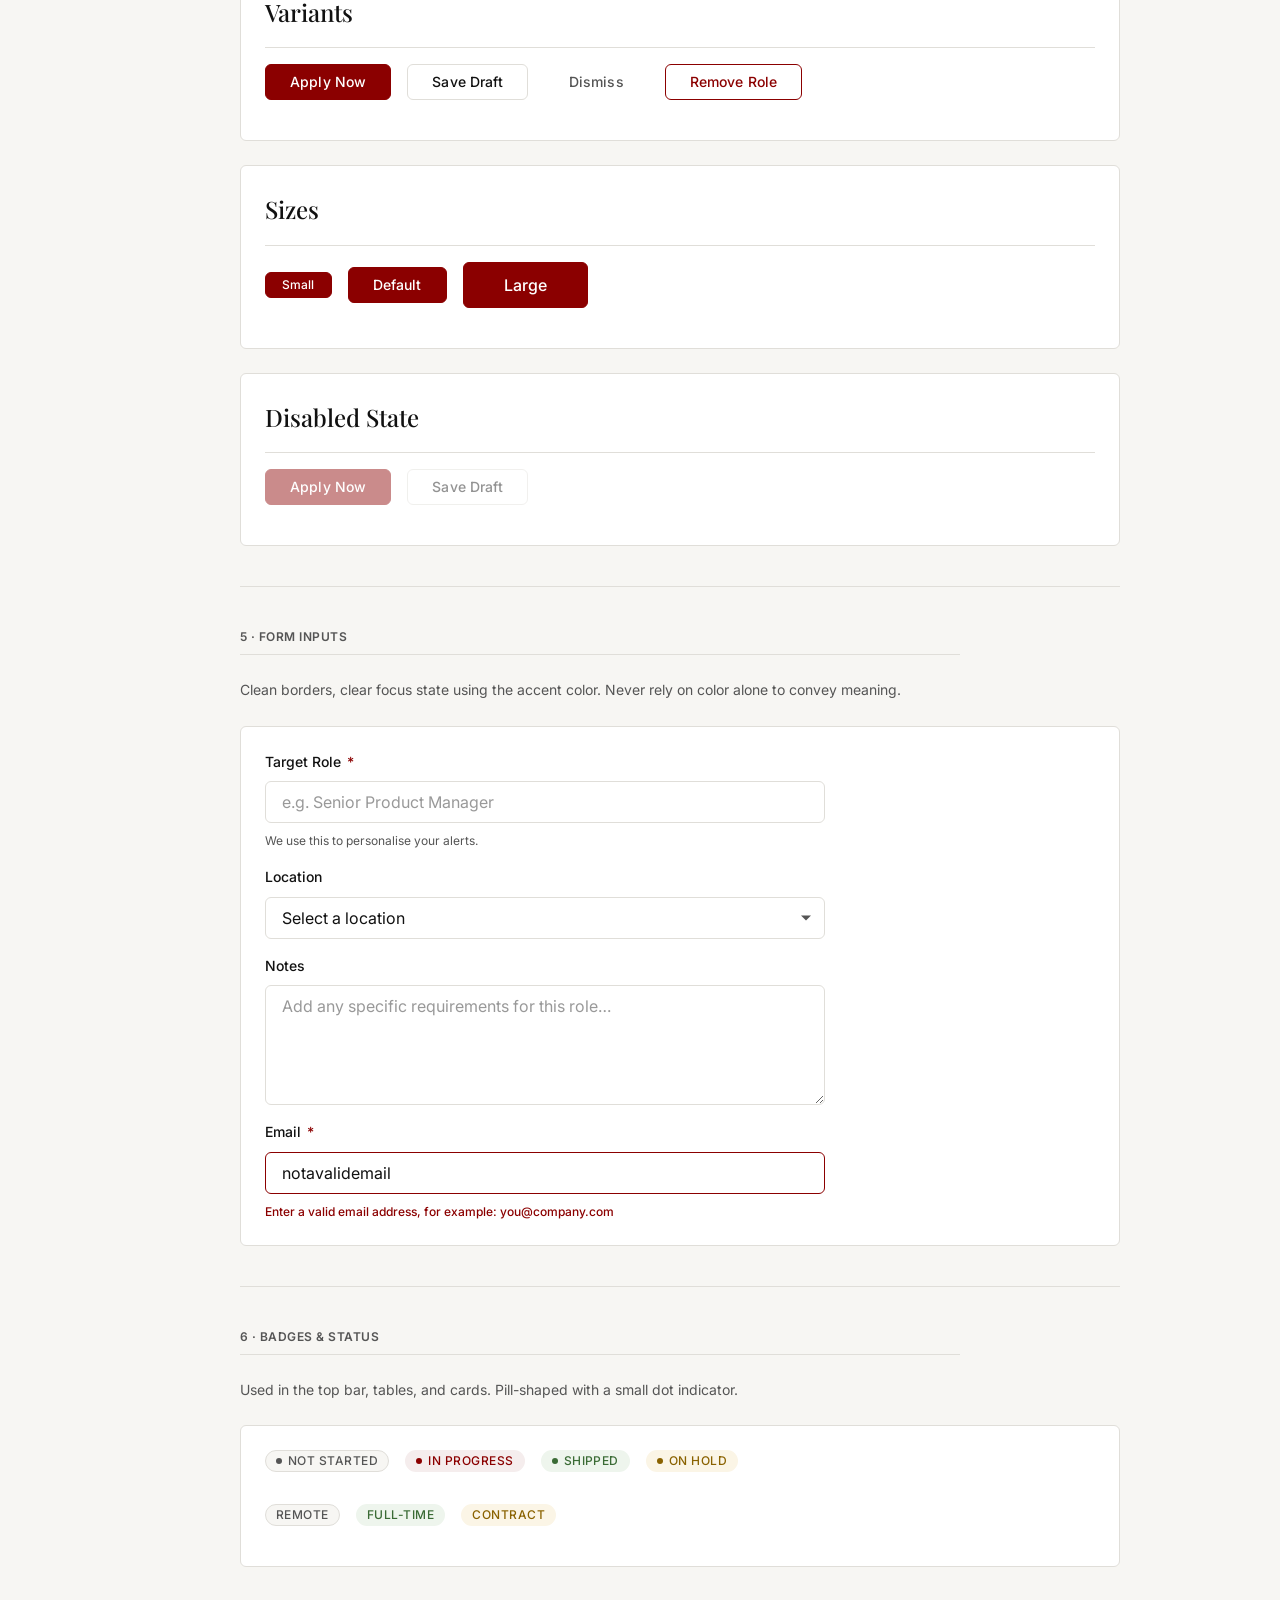
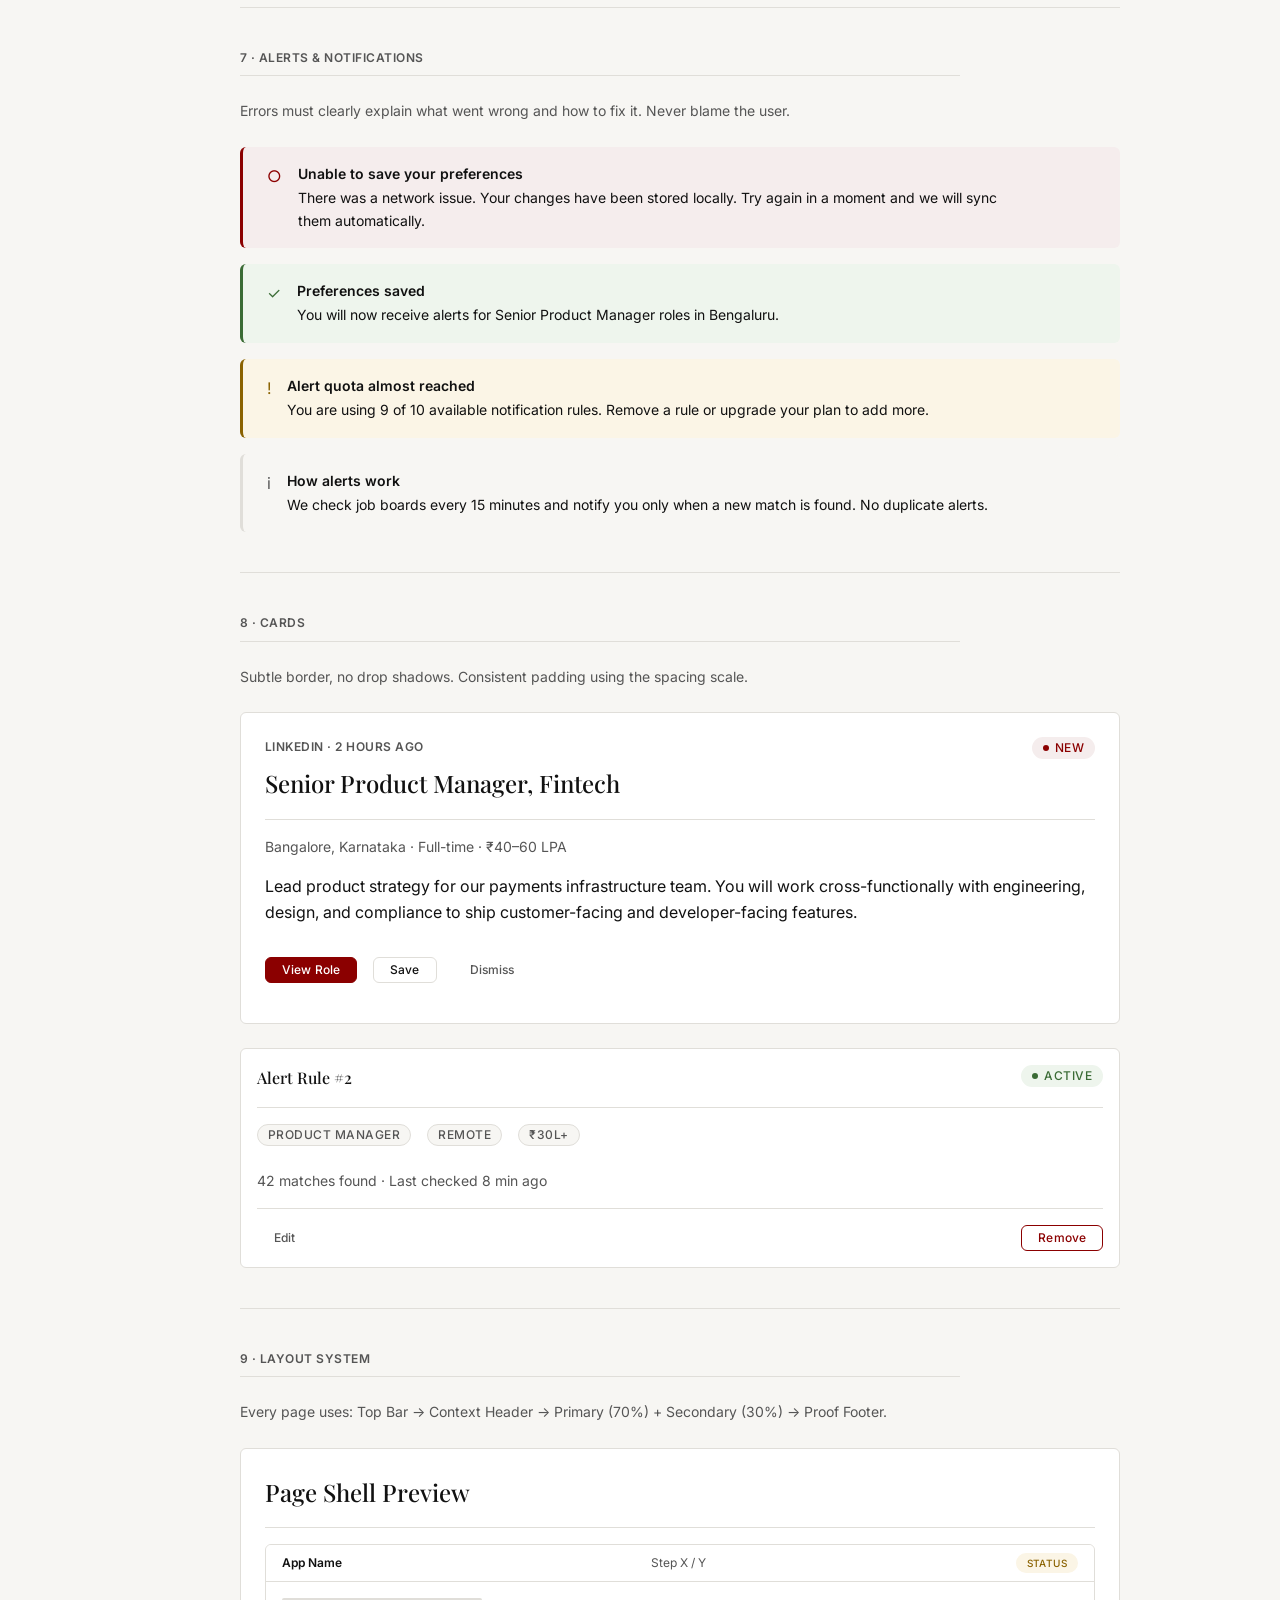
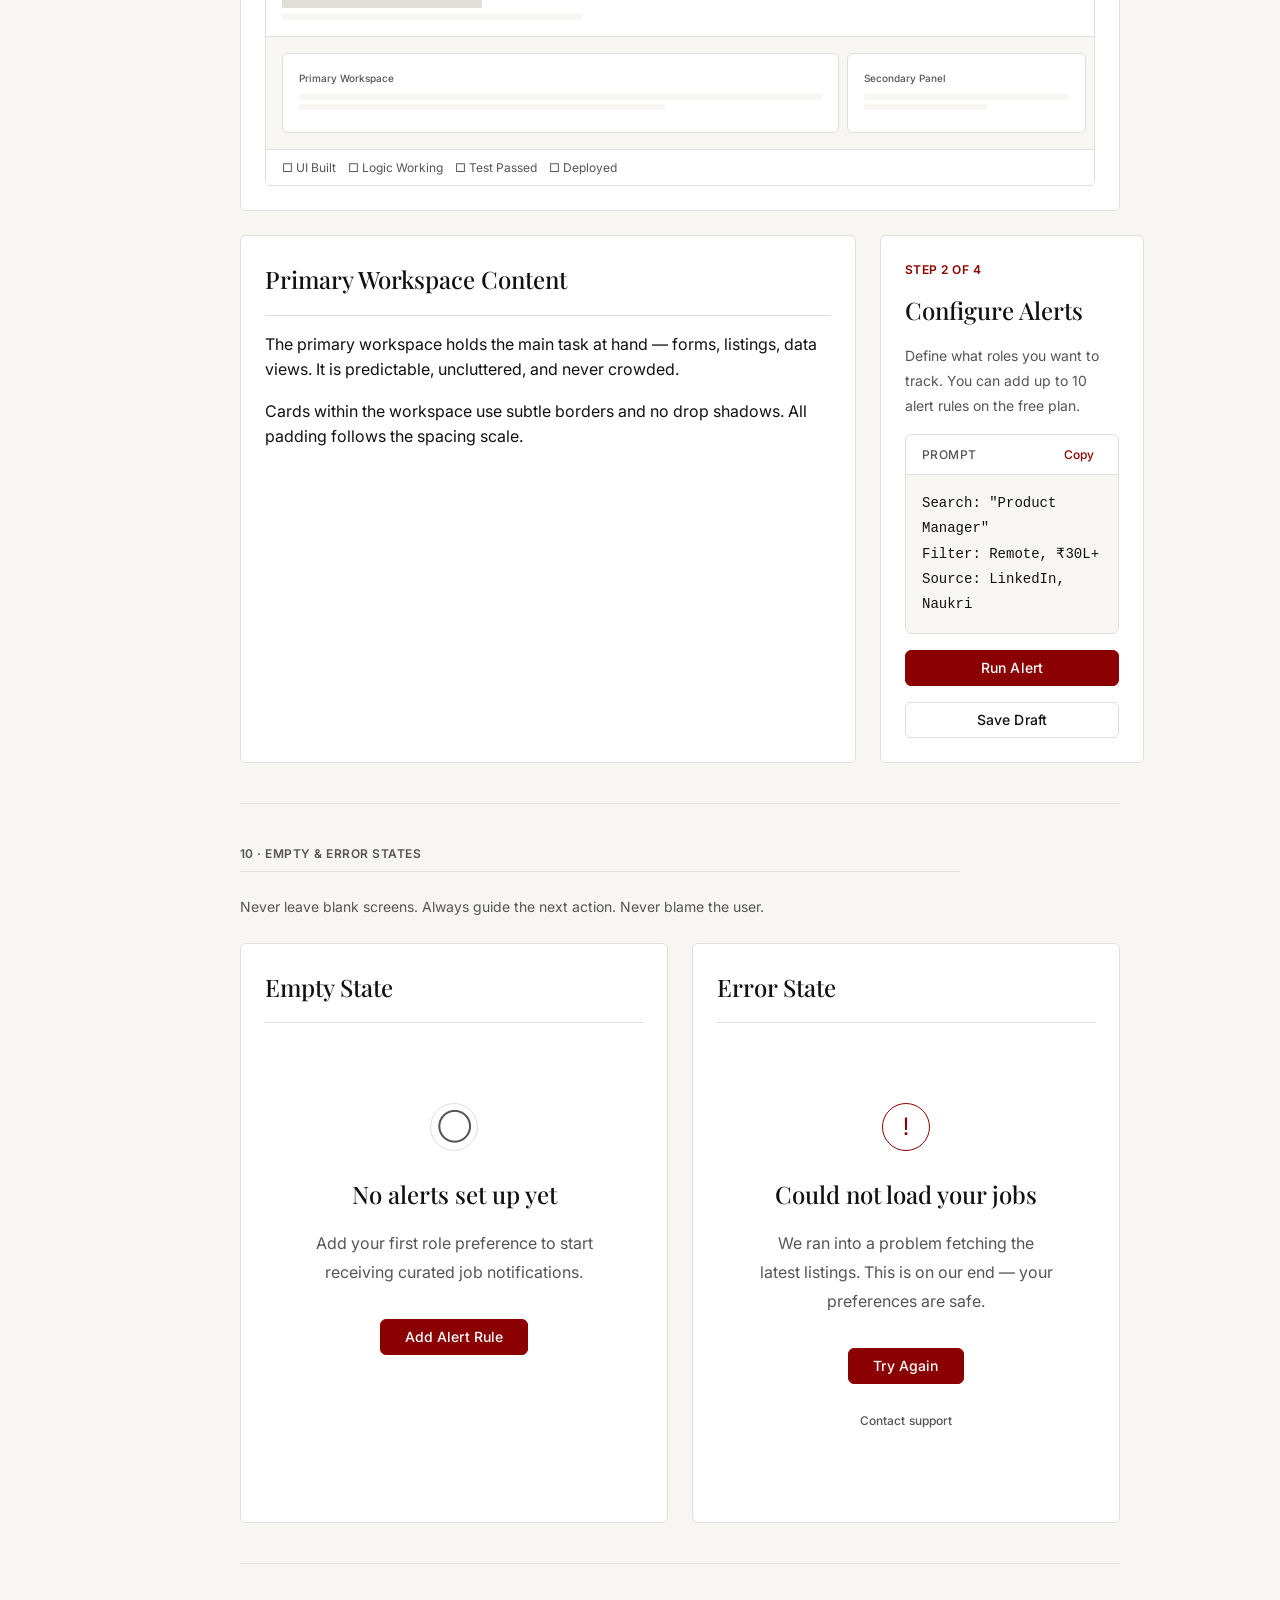
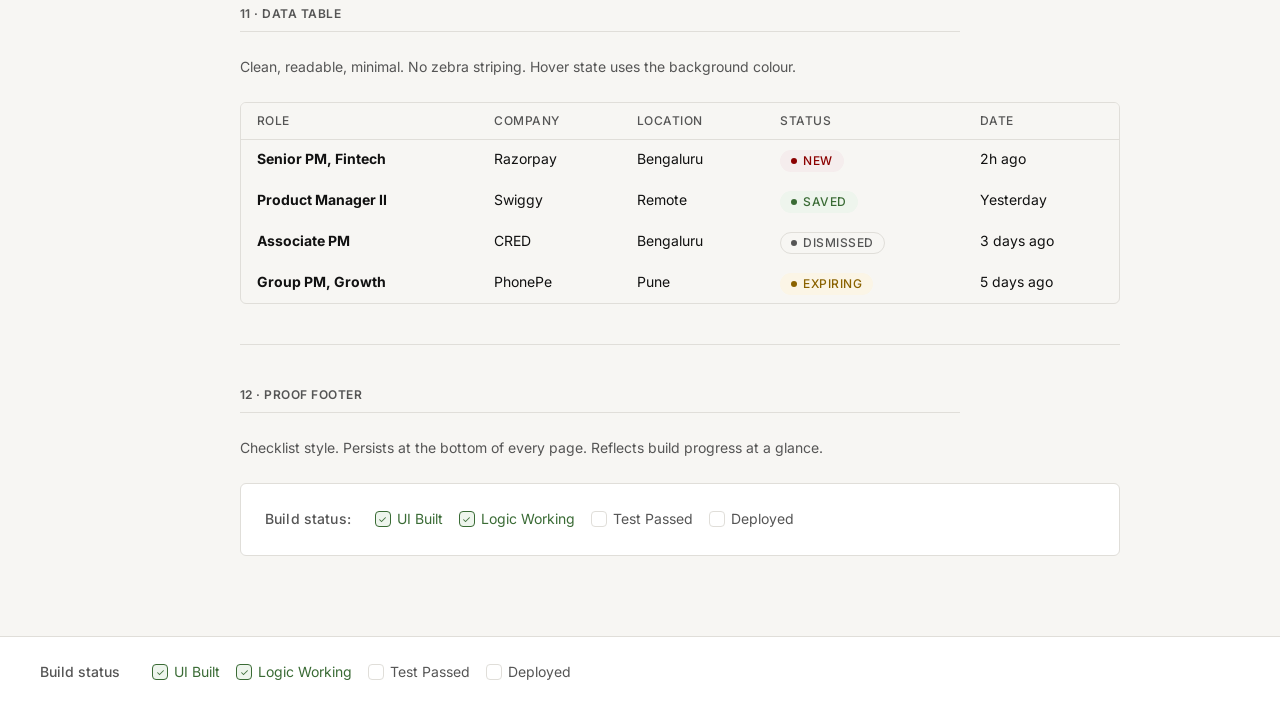
<file: design-system-demo.html>
<!DOCTYPE html>
<html lang="en">
<head>
  <meta charset="UTF-8" />
  <meta name="viewport" content="width=device-width, initial-scale=1.0" />
  <title>Job Notification App — Design System</title>
  <meta name="description" content="Design system foundation for Job Notification App. B2C SaaS product design language." />
  <link rel="stylesheet" href="design-system.css" />

  <style>
    /* ── Demo-only overrides (not part of the design system) ── */
    .demo-section {
      padding: var(--space-4) 0;
      border-bottom: var(--border);
    }
    .demo-section:last-child { border-bottom: none; }
    .demo-section__title {
      font-size: var(--text-xs);
      font-weight: 600;
      text-transform: uppercase;
      letter-spacing: var(--tracking-wide);
      color: var(--color-text-secondary);
      margin-bottom: var(--space-3);
      padding-bottom: var(--space-1);
      border-bottom: var(--border);
    }
    .demo-row {
      display: flex;
      align-items: center;
      flex-wrap: wrap;
      gap: var(--space-2);
      margin-bottom: var(--space-2);
    }
    .demo-swatch {
      width: 48px;
      height: 48px;
      border-radius: var(--radius);
      border: var(--border);
      flex-shrink: 0;
    }
    .demo-token-row {
      display: flex;
      align-items: center;
      gap: var(--space-2);
      font-size: var(--text-sm);
      margin-bottom: var(--space-1);
    }
    .demo-token-name {
      font-family: 'Menlo', 'Consolas', monospace;
      font-size: var(--text-xs);
      color: var(--color-accent);
      min-width: 240px;
    }
    .demo-token-value {
      color: var(--color-text-secondary);
      font-size: var(--text-xs);
    }
    .showcase-nav {
      position: fixed;
      left: 0;
      top: var(--topbar-height);
      bottom: 0;
      width: 200px;
      background-color: var(--color-surface);
      border-right: var(--border);
      overflow-y: auto;
      padding: var(--space-3) var(--space-2);
      z-index: var(--z-raised);
    }
    .showcase-nav__title {
      font-size: var(--text-xs);
      font-weight: 600;
      text-transform: uppercase;
      letter-spacing: var(--tracking-wide);
      color: var(--color-text-secondary);
      margin-bottom: var(--space-2);
    }
    .showcase-nav__link {
      display: block;
      padding: 6px var(--space-1);
      font-size: var(--text-sm);
      color: var(--color-text-secondary);
      border-radius: var(--radius-sm);
      transition: background-color var(--transition), color var(--transition);
    }
    .showcase-nav__link:hover {
      background-color: var(--color-bg);
      color: var(--color-text-primary);
    }
    .showcase-main {
      margin-left: 200px;
      padding: var(--space-4);
      max-width: 960px;
    }
    @media (max-width: 1024px) {
      .showcase-nav { display: none; }
      .showcase-main { margin-left: 0; }
    }
  </style>
</head>
<body>

<!-- ══════════════════════════════════════════
     TOP BAR
══════════════════════════════════════════ -->
<header class="ds-topbar" role="banner">
  <span class="ds-topbar__brand">Job Notification App</span>
  <div class="ds-flex ds-items-center ds-gap-2">
    <div class="ds-progress-steps" aria-label="Progress: Step 1 of 4">
      <div class="ds-progress-step ds-progress-step--done"  title="Step 1 done"></div>
      <div class="ds-progress-step ds-progress-step--active" title="Step 2 active"></div>
      <div class="ds-progress-step" title="Step 3"></div>
      <div class="ds-progress-step" title="Step 4"></div>
    </div>
    <span class="ds-topbar__progress">Step 2 / 4</span>
  </div>
  <div>
    <span class="ds-badge ds-badge--warning" aria-label="Status: In Progress">In Progress</span>
  </div>
</header>

<!-- ══════════════════════════════════════════
     SIDEBAR NAV (Showcase-only)
══════════════════════════════════════════ -->
<nav class="showcase-nav" aria-label="Design system sections">
  <p class="showcase-nav__title">Design System</p>
  <a href="#colors"      class="showcase-nav__link">Color Tokens</a>
  <a href="#typography"  class="showcase-nav__link">Typography</a>
  <a href="#spacing"     class="showcase-nav__link">Spacing</a>
  <a href="#buttons"     class="showcase-nav__link">Buttons</a>
  <a href="#inputs"      class="showcase-nav__link">Form Inputs</a>
  <a href="#badges"      class="showcase-nav__link">Badges</a>
  <a href="#alerts"      class="showcase-nav__link">Alerts</a>
  <a href="#cards"       class="showcase-nav__link">Cards</a>
  <a href="#layout"      class="showcase-nav__link">Layout</a>
  <a href="#states"      class="showcase-nav__link">States</a>
  <a href="#table"       class="showcase-nav__link">Table</a>
  <a href="#footer"      class="showcase-nav__link">Proof Footer</a>
</nav>

<!-- ══════════════════════════════════════════
     MAIN SHOWCASE CONTENT
══════════════════════════════════════════ -->
<main class="showcase-main" id="main-content">

  <!-- Page intro -->
  <div style="padding-bottom: var(--space-4); border-bottom: var(--border); margin-bottom: 0;">
    <p class="ds-eyebrow ds-mb-2">Foundation</p>
    <h1 class="ds-h1 ds-mb-2">Design System</h1>
    <p class="ds-body-lg ds-text-muted">
      The complete visual and interaction language for Job Notification App.
      Every token, component, and layout rule is documented here.
    </p>
  </div>

  <!-- ── 1. COLOR TOKENS ── -->
  <section class="demo-section" id="colors">
    <p class="demo-section__title">1 · Color Tokens</p>

    <p class="ds-body-sm ds-mb-3">Maximum 4 core colors across the entire UI. All values are defined as CSS custom properties.</p>

    <div class="ds-card ds-mb-3">
      <div class="ds-card__header">
        <span class="ds-card__title">Core Palette</span>
      </div>
      <div class="ds-card__body">
        <div class="demo-token-row">
          <div class="demo-swatch" style="background:#F7F6F3;"></div>
          <div>
            <div class="demo-token-name">--color-bg</div>
            <div class="demo-token-value">#F7F6F3 · Page background (off-white)</div>
          </div>
        </div>
        <div class="demo-token-row">
          <div class="demo-swatch" style="background:#FFFFFF;"></div>
          <div>
            <div class="demo-token-name">--color-surface</div>
            <div class="demo-token-value">#FFFFFF · Card and panel surface</div>
          </div>
        </div>
        <div class="demo-token-row">
          <div class="demo-swatch" style="background:#111111;"></div>
          <div>
            <div class="demo-token-name">--color-text-primary</div>
            <div class="demo-token-value">#111111 · Primary copy</div>
          </div>
        </div>
        <div class="demo-token-row">
          <div class="demo-swatch" style="background:#8B0000;"></div>
          <div>
            <div class="demo-token-name">--color-accent</div>
            <div class="demo-token-value">#8B0000 · Deep red · Primary action &amp; error</div>
          </div>
        </div>
        <div class="demo-token-row">
          <div class="demo-swatch" style="background:#3A6B35;"></div>
          <div>
            <div class="demo-token-name">--color-success</div>
            <div class="demo-token-value">#3A6B35 · Muted forest green</div>
          </div>
        </div>
        <div class="demo-token-row">
          <div class="demo-swatch" style="background:#8A6200;"></div>
          <div>
            <div class="demo-token-name">--color-warning</div>
            <div class="demo-token-value">#8A6200 · Muted amber</div>
          </div>
        </div>
      </div>
    </div>
  </section>

  <!-- ── 2. TYPOGRAPHY ── -->
  <section class="demo-section" id="typography">
    <p class="demo-section__title">2 · Typography</p>

    <p class="ds-body-sm ds-mb-3">Headings use <strong>Playfair Display</strong> (serif). Body uses <strong>Inter</strong> (sans-serif). No decorative fonts. No random sizes.</p>

    <div class="ds-card">
      <div class="ds-card__header"><span class="ds-card__title">Type Scale</span></div>
      <div class="ds-card__body" style="gap: var(--space-3);">
        <div>
          <p class="ds-caption ds-mb-1">.ds-h1 — 52px Playfair 600</p>
          <h1 class="ds-h1" style="max-width:none;">Job Notification App</h1>
        </div>
        <hr class="ds-divider ds-divider--sm">
        <div>
          <p class="ds-caption ds-mb-1">.ds-h2 — 40px Playfair 600</p>
          <h2 class="ds-h2" style="max-width:none;">Your applications, organized</h2>
        </div>
        <hr class="ds-divider ds-divider--sm">
        <div>
          <p class="ds-caption ds-mb-1">.ds-h3 — 32px Playfair 500</p>
          <h3 class="ds-h3" style="max-width:none;">Role Preferences</h3>
        </div>
        <hr class="ds-divider ds-divider--sm">
        <div>
          <p class="ds-caption ds-mb-1">.ds-h4 — 24px Playfair 500</p>
          <h4 class="ds-h4" style="max-width:none;">Notification Settings</h4>
        </div>
        <hr class="ds-divider ds-divider--sm">
        <div>
          <p class="ds-caption ds-mb-1">.ds-body-lg — 18px Inter, line-height 1.8</p>
          <p class="ds-body-lg" style="max-width:none;">We watch the roles you care about and surface the right signal at the right time.</p>
        </div>
        <hr class="ds-divider ds-divider--sm">
        <div>
          <p class="ds-caption ds-mb-1">.ds-body — 16px Inter, line-height 1.6, max-width 720px</p>
          <p class="ds-body">Set your preferences once. We handle the rest — filtering noise, tracking deadlines, and surfacing only what is relevant to your search.</p>
        </div>
        <hr class="ds-divider ds-divider--sm">
        <div>
          <p class="ds-caption ds-mb-1">.ds-body-sm — 14px muted</p>
          <p class="ds-body-sm">Last updated 3 minutes ago · Source: LinkedIn, Indeed</p>
        </div>
        <hr class="ds-divider ds-divider--sm">
        <div>
          <p class="ds-caption ds-mb-1">.ds-caption — 12px uppercase tracked</p>
          <p class="ds-caption">Section label · System status</p>
        </div>
        <hr class="ds-divider ds-divider--sm">
        <div>
          <p class="ds-caption ds-mb-1">.ds-eyebrow — 12px uppercase tracked (section intro)</p>
          <p class="ds-eyebrow">Step 1 of 4</p>
        </div>
      </div>
    </div>
  </section>

  <!-- ── 3. SPACING ── -->
  <section class="demo-section" id="spacing">
    <p class="demo-section__title">3 · Spacing Scale</p>
    <p class="ds-body-sm ds-mb-3">Only five values exist. Never use arbitrary values like 13px or 27px.</p>
    <div class="ds-card">
      <div class="ds-card__body">
        <div class="demo-token-row"><div class="demo-token-name">--space-1</div><div class="demo-token-value">8px</div><div style="width:8px;height:8px;background:var(--color-accent);border-radius:2px;"></div></div>
        <div class="demo-token-row"><div class="demo-token-name">--space-2</div><div class="demo-token-value">16px</div><div style="width:16px;height:8px;background:var(--color-accent);border-radius:2px;"></div></div>
        <div class="demo-token-row"><div class="demo-token-name">--space-3</div><div class="demo-token-value">24px</div><div style="width:24px;height:8px;background:var(--color-accent);border-radius:2px;"></div></div>
        <div class="demo-token-row"><div class="demo-token-name">--space-4</div><div class="demo-token-value">40px</div><div style="width:40px;height:8px;background:var(--color-accent);border-radius:2px;"></div></div>
        <div class="demo-token-row"><div class="demo-token-name">--space-5</div><div class="demo-token-value">64px</div><div style="width:64px;height:8px;background:var(--color-accent);border-radius:2px;"></div></div>
      </div>
    </div>
  </section>

  <!-- ── 4. BUTTONS ── -->
  <section class="demo-section" id="buttons">
    <p class="demo-section__title">4 · Buttons</p>
    <p class="ds-body-sm ds-mb-3">Same border radius everywhere. Transitions at 150ms ease-in-out. No bounce.</p>

    <div class="ds-card ds-mb-3">
      <div class="ds-card__header"><span class="ds-card__title">Variants</span></div>
      <div class="ds-card__body">
        <div class="demo-row">
          <button class="ds-btn ds-btn--primary">Apply Now</button>
          <button class="ds-btn ds-btn--secondary">Save Draft</button>
          <button class="ds-btn ds-btn--ghost">Dismiss</button>
          <button class="ds-btn ds-btn--danger">Remove Role</button>
        </div>
      </div>
    </div>

    <div class="ds-card ds-mb-3">
      <div class="ds-card__header"><span class="ds-card__title">Sizes</span></div>
      <div class="ds-card__body">
        <div class="demo-row ds-items-center">
          <button class="ds-btn ds-btn--primary ds-btn--sm">Small</button>
          <button class="ds-btn ds-btn--primary">Default</button>
          <button class="ds-btn ds-btn--primary ds-btn--lg">Large</button>
        </div>
      </div>
    </div>

    <div class="ds-card">
      <div class="ds-card__header"><span class="ds-card__title">Disabled State</span></div>
      <div class="ds-card__body">
        <div class="demo-row">
          <button class="ds-btn ds-btn--primary" disabled>Apply Now</button>
          <button class="ds-btn ds-btn--secondary" disabled>Save Draft</button>
        </div>
      </div>
    </div>
  </section>

  <!-- ── 5. FORM INPUTS ── -->
  <section class="demo-section" id="inputs">
    <p class="demo-section__title">5 · Form Inputs</p>
    <p class="ds-body-sm ds-mb-3">Clean borders, clear focus state using the accent color. Never rely on color alone to convey meaning.</p>

    <div class="ds-card">
      <div class="ds-card__body" style="max-width:560px;">
        <div class="ds-field">
          <label class="ds-field__label" for="demo-role">
            Target Role <span class="ds-field__required" aria-hidden="true">*</span>
          </label>
          <input id="demo-role" class="ds-input" type="text" placeholder="e.g. Senior Product Manager" />
          <span class="ds-field__hint">We use this to personalise your alerts.</span>
        </div>

        <div class="ds-field">
          <label class="ds-field__label" for="demo-location">Location</label>
          <div class="ds-select-wrapper">
            <select id="demo-location" class="ds-select">
              <option value="">Select a location</option>
              <option>Remote</option>
              <option>Bengaluru, IN</option>
              <option>Mumbai, IN</option>
              <option>London, UK</option>
              <option>New York, US</option>
            </select>
          </div>
        </div>

        <div class="ds-field">
          <label class="ds-field__label" for="demo-notes">Notes</label>
          <textarea id="demo-notes" class="ds-textarea" placeholder="Add any specific requirements for this role…"></textarea>
        </div>

        <div class="ds-field">
          <label class="ds-field__label" for="demo-email-err">
            Email <span class="ds-field__required" aria-hidden="true">*</span>
          </label>
          <input id="demo-email-err" class="ds-input ds-input--error" type="email" value="notavalidemail" aria-describedby="email-err-msg" />
          <span class="ds-field__error-msg" id="email-err-msg" role="alert">
            Enter a valid email address, for example: you@company.com
          </span>
        </div>
      </div>
    </div>
  </section>

  <!-- ── 6. BADGES ── -->
  <section class="demo-section" id="badges">
    <p class="demo-section__title">6 · Badges &amp; Status</p>
    <p class="ds-body-sm ds-mb-3">Used in the top bar, tables, and cards. Pill-shaped with a small dot indicator.</p>
    <div class="ds-card">
      <div class="ds-card__body">
        <div class="demo-row">
          <span class="ds-badge ds-badge--default">Not Started</span>
          <span class="ds-badge ds-badge--accent">In Progress</span>
          <span class="ds-badge ds-badge--success">Shipped</span>
          <span class="ds-badge ds-badge--warning">On Hold</span>
        </div>
        <div class="demo-row">
          <span class="ds-badge ds-badge--default ds-badge--no-dot">Remote</span>
          <span class="ds-badge ds-badge--success ds-badge--no-dot">Full-time</span>
          <span class="ds-badge ds-badge--warning ds-badge--no-dot">Contract</span>
        </div>
      </div>
    </div>
  </section>

  <!-- ── 7. ALERTS ── -->
  <section class="demo-section" id="alerts">
    <p class="demo-section__title">7 · Alerts &amp; Notifications</p>
    <p class="ds-body-sm ds-mb-3">
      Errors must clearly explain what went wrong and how to fix it. Never blame the user.
    </p>
    <div class="ds-flex-col ds-gap-2">
      <div class="ds-alert ds-alert--error" role="alert">
        <span class="ds-alert__icon" aria-hidden="true">○</span>
        <div class="ds-alert__content">
          <p class="ds-alert__title">Unable to save your preferences</p>
          <p class="ds-alert__message">There was a network issue. Your changes have been stored locally. Try again in a moment and we will sync them automatically.</p>
        </div>
      </div>

      <div class="ds-alert ds-alert--success" role="status">
        <span class="ds-alert__icon" aria-hidden="true">✓</span>
        <div class="ds-alert__content">
          <p class="ds-alert__title">Preferences saved</p>
          <p class="ds-alert__message">You will now receive alerts for Senior Product Manager roles in Bengaluru.</p>
        </div>
      </div>

      <div class="ds-alert ds-alert--warning" role="alert">
        <span class="ds-alert__icon" aria-hidden="true">!</span>
        <div class="ds-alert__content">
          <p class="ds-alert__title">Alert quota almost reached</p>
          <p class="ds-alert__message">You are using 9 of 10 available notification rules. Remove a rule or upgrade your plan to add more.</p>
        </div>
      </div>

      <div class="ds-alert ds-alert--info">
        <span class="ds-alert__icon" aria-hidden="true">i</span>
        <div class="ds-alert__content">
          <p class="ds-alert__title">How alerts work</p>
          <p class="ds-alert__message">We check job boards every 15 minutes and notify you only when a new match is found. No duplicate alerts.</p>
        </div>
      </div>
    </div>
  </section>

  <!-- ── 8. CARDS ── -->
  <section class="demo-section" id="cards">
    <p class="demo-section__title">8 · Cards</p>
    <p class="ds-body-sm ds-mb-3">Subtle border, no drop shadows. Consistent padding using the spacing scale.</p>

    <div class="ds-flex-col ds-gap-3">
      <!-- Job listing card -->
      <div class="ds-card">
        <div class="ds-card__header">
          <div>
            <p class="ds-eyebrow ds-mb-1">LinkedIn · 2 hours ago</p>
            <p class="ds-card__title">Senior Product Manager, Fintech</p>
          </div>
          <span class="ds-badge ds-badge--accent">New</span>
        </div>
        <div class="ds-card__body">
          <p class="ds-body-sm">Bangalore, Karnataka · Full-time · ₹40–60 LPA</p>
          <p class="ds-body" style="max-width:none;">
            Lead product strategy for our payments infrastructure team. You will work cross-functionally with engineering, design, and compliance to ship customer-facing and developer-facing features.
          </p>
          <div class="demo-row ds-mt-2">
            <button class="ds-btn ds-btn--primary ds-btn--sm">View Role</button>
            <button class="ds-btn ds-btn--secondary ds-btn--sm">Save</button>
            <button class="ds-btn ds-btn--ghost ds-btn--sm">Dismiss</button>
          </div>
        </div>
      </div>

      <!-- Preference card -->
      <div class="ds-card ds-card--sm">
        <div class="ds-card__header">
          <span class="ds-card__title" style="font-size:var(--text-base);">Alert Rule #2</span>
          <span class="ds-badge ds-badge--success">Active</span>
        </div>
        <div class="ds-card__body">
          <div class="ds-flex ds-gap-2 ds-flex-wrap">
            <span class="ds-badge ds-badge--default ds-badge--no-dot">Product Manager</span>
            <span class="ds-badge ds-badge--default ds-badge--no-dot">Remote</span>
            <span class="ds-badge ds-badge--default ds-badge--no-dot">₹30L+</span>
          </div>
          <p class="ds-body-sm ds-mt-1">42 matches found · Last checked 8 min ago</p>
        </div>
        <div class="ds-card__footer">
          <button class="ds-btn ds-btn--ghost ds-btn--sm">Edit</button>
          <button class="ds-btn ds-btn--danger ds-btn--sm">Remove</button>
        </div>
      </div>
    </div>
  </section>

  <!-- ── 9. LAYOUT DEMO ── -->
  <section class="demo-section" id="layout">
    <p class="demo-section__title">9 · Layout System</p>
    <p class="ds-body-sm ds-mb-3">Every page uses: Top Bar → Context Header → Primary (70%) + Secondary (30%) → Proof Footer.</p>

    <div class="ds-card ds-mb-3">
      <div class="ds-card__header"><span class="ds-card__title">Page Shell Preview</span></div>
      <div class="ds-card__body">
        <!-- Miniature layout illustration -->
        <div style="
          border: var(--border);
          border-radius: var(--radius);
          overflow: hidden;
          font-size: var(--text-xs);
          color: var(--color-text-secondary);
          background: var(--color-bg);
        ">
          <!-- Mini topbar -->
          <div style="display:flex; justify-content:space-between; align-items:center; padding:8px 16px; background:var(--color-surface); border-bottom:var(--border);">
            <span style="font-weight:600; color:var(--color-text-primary);">App Name</span>
            <span>Step X / Y</span>
            <span class="ds-badge ds-badge--warning ds-badge--no-dot" style="font-size:10px;">Status</span>
          </div>
          <!-- Mini context header -->
          <div style="padding:16px; background:var(--color-surface); border-bottom:var(--border);">
            <div style="height:10px; background:var(--color-border); border-radius:2px; width:200px; margin-bottom:6px;"></div>
            <div style="height:6px; background:var(--color-bg); border-radius:2px; width:300px;"></div>
          </div>
          <!-- Mini workspace -->
          <div style="display:grid; grid-template-columns:70% 30%; gap:8px; padding:16px;">
            <div style="background:var(--color-surface); border:var(--border); border-radius:var(--radius); padding:16px; min-height:80px;">
              <div style="font-size:10px; font-weight:500; margin-bottom:8px;">Primary Workspace</div>
              <div style="height:6px; background:var(--color-bg); border-radius:2px; margin-bottom:4px;"></div>
              <div style="height:6px; background:var(--color-bg); border-radius:2px; width:70%;"></div>
            </div>
            <div style="background:var(--color-surface); border:var(--border); border-radius:var(--radius); padding:16px; min-height:80px;">
              <div style="font-size:10px; font-weight:500; margin-bottom:8px;">Secondary Panel</div>
              <div style="height:6px; background:var(--color-bg); border-radius:2px; margin-bottom:4px;"></div>
              <div style="height:6px; background:var(--color-bg); border-radius:2px; width:60%;"></div>
            </div>
          </div>
          <!-- Mini footer -->
          <div style="padding:8px 16px; background:var(--color-surface); border-top:var(--border); display:flex; gap:12px;">
            <span>□ UI Built</span>
            <span>□ Logic Working</span>
            <span>□ Test Passed</span>
            <span>□ Deployed</span>
          </div>
        </div>
      </div>
    </div>

    <!-- Step panel + prompt box demo -->
    <div style="display:grid; grid-template-columns:70% 30%; gap:var(--space-3);">
      <div class="ds-card">
        <div class="ds-card__header"><span class="ds-card__title">Primary Workspace Content</span></div>
        <div class="ds-card__body">
          <p class="ds-body" style="max-width:none;">The primary workspace holds the main task at hand — forms, listings, data views. It is predictable, uncluttered, and never crowded.</p>
          <p class="ds-body" style="max-width:none;">Cards within the workspace use subtle borders and no drop shadows. All padding follows the spacing scale.</p>
        </div>
      </div>
      <div class="ds-step-panel">
        <p class="ds-step-panel__number">Step 2 of 4</p>
        <p class="ds-step-panel__title">Configure Alerts</p>
        <p class="ds-step-panel__body">Define what roles you want to track. You can add up to 10 alert rules on the free plan.</p>
        <div class="ds-prompt-box">
          <div class="ds-prompt-box__header">
            <span class="ds-prompt-box__lang">Prompt</span>
            <button class="ds-prompt-box__copy" onclick="copyPrompt(this)">Copy</button>
          </div>
          <pre class="ds-prompt-box__content">Search: "Product Manager"
Filter: Remote, ₹30L+
Source: LinkedIn, Naukri</pre>
        </div>
        <button class="ds-btn ds-btn--primary ds-w-full">Run Alert</button>
        <button class="ds-btn ds-btn--secondary ds-w-full">Save Draft</button>
      </div>
    </div>
  </section>

  <!-- ── 10. EMPTY & ERROR STATES ── -->
  <section class="demo-section" id="states">
    <p class="demo-section__title">10 · Empty &amp; Error States</p>
    <p class="ds-body-sm ds-mb-3">Never leave blank screens. Always guide the next action. Never blame the user.</p>

    <div style="display:grid; grid-template-columns:1fr 1fr; gap:var(--space-3);">
      <div class="ds-card">
        <div class="ds-card__header"><span class="ds-card__title">Empty State</span></div>
        <div class="ds-empty-state">
          <div class="ds-empty-state__icon" aria-hidden="true">◯</div>
          <p class="ds-empty-state__title">No alerts set up yet</p>
          <p class="ds-empty-state__sub">Add your first role preference to start receiving curated job notifications.</p>
          <button class="ds-btn ds-btn--primary ds-mt-2">Add Alert Rule</button>
        </div>
      </div>
      <div class="ds-card">
        <div class="ds-card__header"><span class="ds-card__title">Error State</span></div>
        <div class="ds-empty-state">
          <div class="ds-empty-state__icon" aria-hidden="true" style="border-color:var(--color-accent);color:var(--color-accent);">!</div>
          <p class="ds-empty-state__title">Could not load your jobs</p>
          <p class="ds-empty-state__sub">We ran into a problem fetching the latest listings. This is on our end — your preferences are safe.</p>
          <button class="ds-btn ds-btn--primary ds-mt-2">Try Again</button>
          <button class="ds-btn ds-btn--ghost ds-btn--sm" style="margin-top: var(--space-1);">Contact support</button>
        </div>
      </div>
    </div>
  </section>

  <!-- ── 11. TABLE ── -->
  <section class="demo-section" id="table">
    <p class="demo-section__title">11 · Data Table</p>
    <p class="ds-body-sm ds-mb-3">Clean, readable, minimal. No zebra striping. Hover state uses the background colour.</p>

    <div class="ds-table-wrapper">
      <table class="ds-table">
        <thead>
          <tr>
            <th>Role</th>
            <th>Company</th>
            <th>Location</th>
            <th>Status</th>
            <th>Date</th>
          </tr>
        </thead>
        <tbody>
          <tr>
            <td><strong>Senior PM, Fintech</strong></td>
            <td>Razorpay</td>
            <td>Bengaluru</td>
            <td><span class="ds-badge ds-badge--accent">New</span></td>
            <td class="ds-text-muted">2h ago</td>
          </tr>
          <tr>
            <td><strong>Product Manager II</strong></td>
            <td>Swiggy</td>
            <td>Remote</td>
            <td><span class="ds-badge ds-badge--success">Saved</span></td>
            <td class="ds-text-muted">Yesterday</td>
          </tr>
          <tr>
            <td><strong>Associate PM</strong></td>
            <td>CRED</td>
            <td>Bengaluru</td>
            <td><span class="ds-badge ds-badge--default">Dismissed</span></td>
            <td class="ds-text-muted">3 days ago</td>
          </tr>
          <tr>
            <td><strong>Group PM, Growth</strong></td>
            <td>PhonePe</td>
            <td>Pune</td>
            <td><span class="ds-badge ds-badge--warning">Expiring</span></td>
            <td class="ds-text-muted">5 days ago</td>
          </tr>
        </tbody>
      </table>
    </div>
  </section>

  <!-- ── 12. PROOF FOOTER ── -->
  <section class="demo-section" id="footer">
    <p class="demo-section__title">12 · Proof Footer</p>
    <p class="ds-body-sm ds-mb-3">Checklist style. Persists at the bottom of every page. Reflects build progress at a glance.</p>
    <div class="ds-card">
      <div class="ds-card__body">
        <div class="ds-checklist">
          <span class="ds-label ds-text-muted" style="margin-right:var(--space-1);">Build status:</span>
          <span class="ds-checklist__item ds-checklist__item--done">
            <span class="ds-checklist__box" aria-hidden="true"></span>
            UI Built
          </span>
          <span class="ds-checklist__item ds-checklist__item--done">
            <span class="ds-checklist__box" aria-hidden="true"></span>
            Logic Working
          </span>
          <span class="ds-checklist__item">
            <span class="ds-checklist__box" aria-hidden="true"></span>
            Test Passed
          </span>
          <span class="ds-checklist__item">
            <span class="ds-checklist__box" aria-hidden="true"></span>
            Deployed
          </span>
        </div>
      </div>
    </div>
  </section>

</main>

<!-- ══════════════════════════════════════════
     PROOF FOOTER (global)
══════════════════════════════════════════ -->
<footer class="ds-footer" role="contentinfo" id="proof-footer">
  <div class="ds-footer__inner">
    <span class="ds-footer__label">Build status</span>
    <div class="ds-checklist">
      <span class="ds-checklist__item ds-checklist__item--done">
        <span class="ds-checklist__box" aria-hidden="true"></span>
        UI Built
      </span>
      <span class="ds-checklist__item ds-checklist__item--done">
        <span class="ds-checklist__box" aria-hidden="true"></span>
        Logic Working
      </span>
      <span class="ds-checklist__item">
        <span class="ds-checklist__box" aria-hidden="true"></span>
        Test Passed
      </span>
      <span class="ds-checklist__item">
        <span class="ds-checklist__box" aria-hidden="true"></span>
        Deployed
      </span>
    </div>
  </div>
</footer>

<script>
  /* Copy-to-clipboard for prompt boxes */
  function copyPrompt(btn) {
    const content = btn.closest('.ds-prompt-box').querySelector('.ds-prompt-box__content').textContent;
    navigator.clipboard.writeText(content).then(() => {
      const original = btn.textContent;
      btn.textContent = 'Copied';
      setTimeout(() => { btn.textContent = original; }, 1500);
    }).catch(() => {
      btn.textContent = 'Error';
      setTimeout(() => { btn.textContent = 'Copy'; }, 1500);
    });
  }
</script>

</body>
</html>
</file>
<file: design-system.css>
/* ============================================================
   JOB NOTIFICATION APP — DESIGN SYSTEM
   Version 1.0 | B2C SaaS Foundation
   ============================================================ */

/* ────────────────────────────────────────────────────────────
   @layer order
   ──────────────────────────────────────────────────────────── */
@import url('https://fonts.googleapis.com/css2?family=Playfair+Display:wght@400;500;600;700&family=Inter:wght@300;400;500;600&display=swap');

/* ────────────────────────────────────────────────────────────
   1. DESIGN TOKENS
   ──────────────────────────────────────────────────────────── */
:root {
  /* --- Color Palette (max 4 core colors) --- */
  --color-bg:           #F7F6F3;   /* off-white canvas */
  --color-surface:      #FFFFFF;   /* card / panel surface */
  --color-text-primary: #111111;   /* primary copy */
  --color-text-secondary: #555555; /* muted / supporting copy */
  --color-text-placeholder: #999999;
  --color-accent:       #8B0000;   /* deep red — primary action */
  --color-accent-hover: #6E0000;   /* deepened accent on hover */
  --color-accent-subtle:#F5EDED;   /* tinted background */
  --color-success:      #3A6B35;   /* muted forest green */
  --color-success-bg:   #EEF5ED;
  --color-warning:      #8A6200;   /* muted amber */
  --color-warning-bg:   #FBF5E6;
  --color-error:        #8B0000;   /* reuse accent for errors */
  --color-error-bg:     #F5EDED;
  --color-border:       #E0DED9;   /* subtle border */
  --color-border-focus: #8B0000;   /* focus ring */

  /* --- Spacing Scale: ONLY these values are permitted --- */
  --space-1:  8px;
  --space-2:  16px;
  --space-3:  24px;
  --space-4:  40px;
  --space-5:  64px;

  /* --- Typography --- */
  --font-serif:  'Playfair Display', Georgia, 'Times New Roman', serif;
  --font-sans:   'Inter', -apple-system, BlinkMacSystemFont, 'Segoe UI', sans-serif;

  --text-xs:    12px;
  --text-sm:    14px;
  --text-base:  16px;
  --text-md:    18px;
  --text-lg:    24px;
  --text-xl:    32px;
  --text-2xl:   40px;
  --text-3xl:   52px;

  --leading-tight:  1.3;
  --leading-normal: 1.6;
  --leading-relaxed:1.8;

  --tracking-tight: -0.02em;
  --tracking-normal: 0;
  --tracking-wide:  0.04em;

  /* --- Border Radius (one value, everywhere) --- */
  --radius:     6px;
  --radius-sm:  4px;
  --radius-full:999px;

  /* --- Border --- */
  --border:     1px solid var(--color-border);

  /* --- Transitions --- */
  --transition: 150ms ease-in-out;
  --transition-slow: 200ms ease-in-out;

  /* --- Layout --- */
  --max-text-width:   720px;
  --max-layout-width: 1200px;
  --topbar-height:    56px;
  --panel-ratio-primary:   70%;
  --panel-ratio-secondary: 30%;

  /* --- Z-index scale --- */
  --z-base:    0;
  --z-raised:  10;
  --z-topbar:  100;
  --z-overlay: 200;
}

/* ────────────────────────────────────────────────────────────
   2. RESET & BASE
   ──────────────────────────────────────────────────────────── */
*, *::before, *::after {
  box-sizing: border-box;
  margin: 0;
  padding: 0;
}

html {
  font-size: 16px;
  -webkit-text-size-adjust: 100%;
  scroll-behavior: smooth;
}

body {
  background-color: var(--color-bg);
  color: var(--color-text-primary);
  font-family: var(--font-sans);
  font-size: var(--text-base);
  line-height: var(--leading-normal);
  -webkit-font-smoothing: antialiased;
  -moz-osx-font-smoothing: grayscale;
}

img, video {
  display: block;
  max-width: 100%;
}

a {
  color: var(--color-accent);
  text-decoration: none;
  transition: color var(--transition);
}
a:hover { color: var(--color-accent-hover); }

ul, ol { list-style: none; }

button, input, select, textarea {
  font-family: inherit;
  font-size: inherit;
}

/* ────────────────────────────────────────────────────────────
   3. TYPOGRAPHY
   ──────────────────────────────────────────────────────────── */

/* --- Headings: Serif, confident --- */
.ds-h1, h1 {
  font-family: var(--font-serif);
  font-size: var(--text-3xl);
  font-weight: 600;
  line-height: var(--leading-tight);
  letter-spacing: var(--tracking-tight);
  color: var(--color-text-primary);
}

.ds-h2, h2 {
  font-family: var(--font-serif);
  font-size: var(--text-2xl);
  font-weight: 600;
  line-height: var(--leading-tight);
  letter-spacing: var(--tracking-tight);
  color: var(--color-text-primary);
}

.ds-h3, h3 {
  font-family: var(--font-serif);
  font-size: var(--text-xl);
  font-weight: 500;
  line-height: var(--leading-tight);
  color: var(--color-text-primary);
}

.ds-h4, h4 {
  font-family: var(--font-serif);
  font-size: var(--text-lg);
  font-weight: 500;
  line-height: var(--leading-tight);
  color: var(--color-text-primary);
}

/* --- Body copy --- */
.ds-body-lg {
  font-size: var(--text-md);
  line-height: var(--leading-relaxed);
  color: var(--color-text-primary);
}

.ds-body, p {
  font-size: var(--text-base);
  line-height: var(--leading-normal);
  color: var(--color-text-primary);
  max-width: var(--max-text-width);
}

.ds-body-sm {
  font-size: var(--text-sm);
  line-height: var(--leading-normal);
  color: var(--color-text-secondary);
}

.ds-caption {
  font-size: var(--text-xs);
  line-height: var(--leading-normal);
  color: var(--color-text-secondary);
  letter-spacing: var(--tracking-wide);
  text-transform: uppercase;
  font-weight: 500;
}

.ds-label {
  font-size: var(--text-sm);
  font-weight: 500;
  color: var(--color-text-primary);
  letter-spacing: 0.01em;
}

.ds-text-muted  { color: var(--color-text-secondary); }
.ds-text-accent { color: var(--color-accent); }
.ds-text-success{ color: var(--color-success); }
.ds-text-warning{ color: var(--color-warning); }

/* ────────────────────────────────────────────────────────────
   4. LAYOUT SYSTEM
   ──────────────────────────────────────────────────────────── */

/* --- Page wrapper --- */
.ds-page {
  min-height: 100vh;
  display: flex;
  flex-direction: column;
  background-color: var(--color-bg);
}

/* --- Top Bar --- */
.ds-topbar {
  position: sticky;
  top: 0;
  z-index: var(--z-topbar);
  height: var(--topbar-height);
  display: flex;
  align-items: center;
  justify-content: space-between;
  padding: 0 var(--space-4);
  background-color: var(--color-surface);
  border-bottom: var(--border);
}

.ds-topbar__brand {
  font-family: var(--font-serif);
  font-size: var(--text-md);
  font-weight: 600;
  color: var(--color-text-primary);
  letter-spacing: var(--tracking-tight);
}

.ds-topbar__progress {
  font-size: var(--text-sm);
  color: var(--color-text-secondary);
  font-weight: 500;
}

/* --- Context Header --- */
.ds-context-header {
  padding: var(--space-5) var(--space-4) var(--space-4);
  border-bottom: var(--border);
  background-color: var(--color-surface);
}

.ds-context-header__inner {
  max-width: var(--max-layout-width);
  margin: 0 auto;
}

.ds-context-header__headline {
  font-family: var(--font-serif);
  font-size: var(--text-2xl);
  font-weight: 600;
  line-height: var(--leading-tight);
  letter-spacing: var(--tracking-tight);
  color: var(--color-text-primary);
  margin-bottom: var(--space-1);
}

.ds-context-header__sub {
  font-size: var(--text-md);
  color: var(--color-text-secondary);
  line-height: var(--leading-normal);
  max-width: var(--max-text-width);
}

/* --- Main workspace split --- */
.ds-workspace {
  flex: 1;
  display: grid;
  grid-template-columns: var(--panel-ratio-primary) var(--panel-ratio-secondary);
  max-width: var(--max-layout-width);
  margin: 0 auto;
  width: 100%;
  gap: 0;
  padding: var(--space-4);
  gap: var(--space-3);
  align-items: start;
}

/* --- Primary Panel --- */
.ds-primary {
  display: flex;
  flex-direction: column;
  gap: var(--space-3);
}

/* --- Secondary Panel --- */
.ds-secondary {
  display: flex;
  flex-direction: column;
  gap: var(--space-3);
  position: sticky;
  top: calc(var(--topbar-height) + var(--space-3));
}

/* --- Proof Footer --- */
.ds-footer {
  border-top: var(--border);
  background-color: var(--color-surface);
  padding: var(--space-3) var(--space-4);
}

.ds-footer__inner {
  max-width: var(--max-layout-width);
  margin: 0 auto;
  display: flex;
  align-items: center;
  gap: var(--space-3);
  flex-wrap: wrap;
}

.ds-footer__label {
  font-size: var(--text-sm);
  font-weight: 500;
  color: var(--color-text-secondary);
  margin-right: var(--space-1);
}

/* ────────────────────────────────────────────────────────────
   5. CARD COMPONENT
   ──────────────────────────────────────────────────────────── */
.ds-card {
  background-color: var(--color-surface);
  border: var(--border);
  border-radius: var(--radius);
  padding: var(--space-3);
}

.ds-card--sm {
  padding: var(--space-2);
}

.ds-card--lg {
  padding: var(--space-4);
}

.ds-card__header {
  display: flex;
  align-items: flex-start;
  justify-content: space-between;
  margin-bottom: var(--space-2);
  padding-bottom: var(--space-2);
  border-bottom: var(--border);
}

.ds-card__title {
  font-family: var(--font-serif);
  font-size: var(--text-lg);
  font-weight: 500;
  color: var(--color-text-primary);
}

.ds-card__body {
  display: flex;
  flex-direction: column;
  gap: var(--space-2);
}

.ds-card__footer {
  margin-top: var(--space-2);
  padding-top: var(--space-2);
  border-top: var(--border);
  display: flex;
  align-items: center;
  justify-content: space-between;
}

/* ────────────────────────────────────────────────────────────
   6. BUTTONS
   ──────────────────────────────────────────────────────────── */

/* Base */
.ds-btn {
  display: inline-flex;
  align-items: center;
  justify-content: center;
  gap: var(--space-1);
  padding: 10px var(--space-3);
  font-family: var(--font-sans);
  font-size: var(--text-sm);
  font-weight: 500;
  line-height: 1;
  border-radius: var(--radius);
  border: 1px solid transparent;
  cursor: pointer;
  transition: background-color var(--transition),
              border-color var(--transition),
              color var(--transition),
              opacity var(--transition);
  white-space: nowrap;
  user-select: none;
  letter-spacing: 0.01em;
}

.ds-btn:focus-visible {
  outline: 2px solid var(--color-border-focus);
  outline-offset: 2px;
}

.ds-btn:disabled {
  opacity: 0.45;
  cursor: not-allowed;
  pointer-events: none;
}

/* Primary — solid deep red */
.ds-btn--primary {
  background-color: var(--color-accent);
  color: #FFFFFF;
  border-color: var(--color-accent);
}
.ds-btn--primary:hover {
  background-color: var(--color-accent-hover);
  border-color: var(--color-accent-hover);
}

/* Secondary — outlined */
.ds-btn--secondary {
  background-color: transparent;
  color: var(--color-text-primary);
  border-color: var(--color-border);
}
.ds-btn--secondary:hover {
  border-color: var(--color-text-secondary);
  background-color: var(--color-bg);
}

/* Ghost — text only */
.ds-btn--ghost {
  background-color: transparent;
  color: var(--color-text-secondary);
  border-color: transparent;
}
.ds-btn--ghost:hover {
  color: var(--color-text-primary);
  background-color: var(--color-bg);
}

/* Danger */
.ds-btn--danger {
  background-color: transparent;
  color: var(--color-accent);
  border-color: var(--color-accent);
}
.ds-btn--danger:hover {
  background-color: var(--color-accent-subtle);
}

/* Sizes */
.ds-btn--sm {
  padding: 6px var(--space-2);
  font-size: var(--text-xs);
}

.ds-btn--lg {
  padding: 14px var(--space-4);
  font-size: var(--text-base);
}

/* ────────────────────────────────────────────────────────────
   7. FORM INPUTS
   ──────────────────────────────────────────────────────────── */
.ds-field {
  display: flex;
  flex-direction: column;
  gap: var(--space-1);
}

.ds-field__label {
  font-size: var(--text-sm);
  font-weight: 500;
  color: var(--color-text-primary);
}

.ds-field__required {
  color: var(--color-accent);
  margin-left: 2px;
}

.ds-field__hint {
  font-size: var(--text-xs);
  color: var(--color-text-secondary);
}

.ds-field__error-msg {
  font-size: var(--text-xs);
  color: var(--color-accent);
  font-weight: 500;
}

.ds-input,
.ds-textarea,
.ds-select {
  width: 100%;
  padding: 10px var(--space-2);
  font-family: var(--font-sans);
  font-size: var(--text-base);
  color: var(--color-text-primary);
  background-color: var(--color-surface);
  border: 1px solid var(--color-border);
  border-radius: var(--radius);
  transition: border-color var(--transition);
  appearance: none;
  -webkit-appearance: none;
}

.ds-input::placeholder,
.ds-textarea::placeholder {
  color: var(--color-text-placeholder);
}

.ds-input:focus,
.ds-textarea:focus,
.ds-select:focus {
  outline: none;
  border-color: var(--color-border-focus);
}

.ds-input--error,
.ds-textarea--error {
  border-color: var(--color-accent);
}

.ds-textarea {
  resize: vertical;
  min-height: 120px;
}

/* Select with custom arrow */
.ds-select-wrapper {
  position: relative;
}
.ds-select-wrapper::after {
  content: '';
  position: absolute;
  right: 14px;
  top: 50%;
  transform: translateY(-50%);
  width: 0;
  height: 0;
  border-left: 5px solid transparent;
  border-right: 5px solid transparent;
  border-top: 5px solid var(--color-text-secondary);
  pointer-events: none;
}
.ds-select {
  padding-right: var(--space-4);
  cursor: pointer;
}

/* ────────────────────────────────────────────────────────────
   8. BADGES & STATUS INDICATORS
   ──────────────────────────────────────────────────────────── */
.ds-badge {
  display: inline-flex;
  align-items: center;
  gap: 6px;
  padding: 4px 10px;
  border-radius: var(--radius-full);
  font-size: var(--text-xs);
  font-weight: 500;
  letter-spacing: var(--tracking-wide);
  text-transform: uppercase;
  line-height: 1;
  border: 1px solid transparent;
}

.ds-badge--default {
  background-color: var(--color-bg);
  color: var(--color-text-secondary);
  border-color: var(--color-border);
}

.ds-badge--accent {
  background-color: var(--color-accent-subtle);
  color: var(--color-accent);
  border-color: transparent;
}

.ds-badge--success {
  background-color: var(--color-success-bg);
  color: var(--color-success);
  border-color: transparent;
}

.ds-badge--warning {
  background-color: var(--color-warning-bg);
  color: var(--color-warning);
  border-color: transparent;
}

/* Dot indicator */
.ds-badge::before {
  content: '';
  width: 6px;
  height: 6px;
  border-radius: 50%;
  background-color: currentColor;
  flex-shrink: 0;
}

.ds-badge--no-dot::before { display: none; }

/* ────────────────────────────────────────────────────────────
   9. PROGRESS INDICATOR
   ──────────────────────────────────────────────────────────── */
.ds-progress-steps {
  display: flex;
  align-items: center;
  gap: var(--space-1);
}

.ds-progress-step {
  width: 24px;
  height: 4px;
  border-radius: 2px;
  background-color: var(--color-border);
  transition: background-color var(--transition-slow);
}

.ds-progress-step--done    { background-color: var(--color-success); }
.ds-progress-step--active  { background-color: var(--color-accent); }

/* Text progress variant */
.ds-progress-text {
  font-size: var(--text-sm);
  color: var(--color-text-secondary);
  font-weight: 500;
}

.ds-progress-text strong {
  color: var(--color-text-primary);
}

/* ────────────────────────────────────────────────────────────
   10. PROOF FOOTER CHECKLIST
   ──────────────────────────────────────────────────────────── */
.ds-checklist {
  display: flex;
  align-items: center;
  gap: var(--space-2);
  flex-wrap: wrap;
}

.ds-checklist__item {
  display: inline-flex;
  align-items: center;
  gap: 6px;
  font-size: var(--text-sm);
  color: var(--color-text-secondary);
}

.ds-checklist__item--done {
  color: var(--color-success);
}

.ds-checklist__item--done .ds-checklist__box::before {
  content: '✓';
}

.ds-checklist__box {
  display: inline-flex;
  align-items: center;
  justify-content: center;
  width: 16px;
  height: 16px;
  border: 1px solid var(--color-border);
  border-radius: var(--radius-sm);
  font-size: 10px;
  color: var(--color-success);
  flex-shrink: 0;
}

.ds-checklist__item--done .ds-checklist__box {
  background-color: var(--color-success-bg);
  border-color: var(--color-success);
}

/* ────────────────────────────────────────────────────────────
   11. PROMPT / CODE BOX
   ──────────────────────────────────────────────────────────── */
.ds-prompt-box {
  background-color: var(--color-bg);
  border: var(--border);
  border-radius: var(--radius);
  overflow: hidden;
}

.ds-prompt-box__header {
  display: flex;
  align-items: center;
  justify-content: space-between;
  padding: var(--space-1) var(--space-2);
  border-bottom: var(--border);
  background-color: var(--color-surface);
}

.ds-prompt-box__lang {
  font-size: var(--text-xs);
  font-weight: 500;
  color: var(--color-text-secondary);
  text-transform: uppercase;
  letter-spacing: var(--tracking-wide);
}

.ds-prompt-box__copy {
  font-size: var(--text-xs);
  font-weight: 500;
  color: var(--color-accent);
  cursor: pointer;
  border: none;
  background: none;
  padding: 4px var(--space-1);
  border-radius: var(--radius-sm);
  transition: background-color var(--transition);
}
.ds-prompt-box__copy:hover {
  background-color: var(--color-accent-subtle);
}

.ds-prompt-box__content {
  padding: var(--space-2);
  font-family: 'Menlo', 'Consolas', 'Courier New', monospace;
  font-size: var(--text-sm);
  color: var(--color-text-primary);
  line-height: var(--leading-relaxed);
  white-space: pre-wrap;
  word-break: break-word;
  overflow-x: auto;
}

/* ────────────────────────────────────────────────────────────
   12. DIVIDERS
   ──────────────────────────────────────────────────────────── */
.ds-divider {
  width: 100%;
  height: 1px;
  background-color: var(--color-border);
  border: none;
  margin: var(--space-3) 0;
}

.ds-divider--sm { margin: var(--space-2) 0; }

/* ────────────────────────────────────────────────────────────
   13. SECTION LABEL / EYEBROW
   ──────────────────────────────────────────────────────────── */
.ds-eyebrow {
  font-size: var(--text-xs);
  font-weight: 600;
  color: var(--color-text-secondary);
  text-transform: uppercase;
  letter-spacing: var(--tracking-wide);
  margin-bottom: var(--space-1);
}

/* ────────────────────────────────────────────────────────────
   14. STEP EXPLANATION PANEL
   ──────────────────────────────────────────────────────────── */
.ds-step-panel {
  background-color: var(--color-surface);
  border: var(--border);
  border-radius: var(--radius);
  padding: var(--space-3);
  display: flex;
  flex-direction: column;
  gap: var(--space-2);
}

.ds-step-panel__number {
  font-size: var(--text-xs);
  font-weight: 600;
  color: var(--color-accent);
  text-transform: uppercase;
  letter-spacing: var(--tracking-wide);
}

.ds-step-panel__title {
  font-family: var(--font-serif);
  font-size: var(--text-lg);
  font-weight: 500;
  color: var(--color-text-primary);
  line-height: var(--leading-tight);
}

.ds-step-panel__body {
  font-size: var(--text-sm);
  color: var(--color-text-secondary);
  line-height: var(--leading-relaxed);
  max-width: var(--max-text-width);
}

/* ────────────────────────────────────────────────────────────
   15. ALERT / NOTIFICATION BANNERS
   ──────────────────────────────────────────────────────────── */
.ds-alert {
  display: flex;
  align-items: flex-start;
  gap: var(--space-2);
  padding: var(--space-2) var(--space-3);
  border-radius: var(--radius);
  border-left: 3px solid transparent;
}

.ds-alert__icon {
  font-size: var(--text-base);
  margin-top: 1px;
  flex-shrink: 0;
}

.ds-alert__content { flex: 1; }

.ds-alert__title {
  font-size: var(--text-sm);
  font-weight: 600;
  margin-bottom: 2px;
}

.ds-alert__message {
  font-size: var(--text-sm);
  line-height: var(--leading-normal);
}

/* Error alert */
.ds-alert--error {
  background-color: var(--color-error-bg);
  border-left-color: var(--color-accent);
  color: var(--color-accent);
}
.ds-alert--error .ds-alert__message { color: var(--color-text-primary); }

/* Success alert */
.ds-alert--success {
  background-color: var(--color-success-bg);
  border-left-color: var(--color-success);
  color: var(--color-success);
}
.ds-alert--success .ds-alert__message { color: var(--color-text-primary); }

/* Warning alert */
.ds-alert--warning {
  background-color: var(--color-warning-bg);
  border-left-color: var(--color-warning);
  color: var(--color-warning);
}
.ds-alert--warning .ds-alert__message { color: var(--color-text-primary); }

/* Info / neutral */
.ds-alert--info {
  background-color: var(--color-bg);
  border-left-color: var(--color-border);
  color: var(--color-text-secondary);
}
.ds-alert--info .ds-alert__message { color: var(--color-text-primary); }

/* ────────────────────────────────────────────────────────────
   16. EMPTY STATE
   ──────────────────────────────────────────────────────────── */
.ds-empty-state {
  display: flex;
  flex-direction: column;
  align-items: center;
  justify-content: center;
  text-align: center;
  padding: var(--space-5) var(--space-4);
  gap: var(--space-2);
}

.ds-empty-state__icon {
  width: 48px;
  height: 48px;
  display: flex;
  align-items: center;
  justify-content: center;
  border: var(--border);
  border-radius: 50%;
  font-size: var(--text-lg);
  color: var(--color-text-secondary);
  margin-bottom: var(--space-1);
}

.ds-empty-state__title {
  font-family: var(--font-serif);
  font-size: var(--text-lg);
  font-weight: 500;
  color: var(--color-text-primary);
}

.ds-empty-state__sub {
  font-size: var(--text-base);
  color: var(--color-text-secondary);
  max-width: 400px;
  line-height: var(--leading-relaxed);
}

/* ────────────────────────────────────────────────────────────
   17. TABLE
   ──────────────────────────────────────────────────────────── */
.ds-table-wrapper {
  width: 100%;
  overflow-x: auto;
  border: var(--border);
  border-radius: var(--radius);
}

.ds-table {
  width: 100%;
  border-collapse: collapse;
  font-size: var(--text-sm);
}

.ds-table th {
  text-align: left;
  padding: var(--space-1) var(--space-2);
  background-color: var(--color-bg);
  color: var(--color-text-secondary);
  font-weight: 500;
  font-size: var(--text-xs);
  text-transform: uppercase;
  letter-spacing: var(--tracking-wide);
  border-bottom: var(--border);
}

.ds-table td {
  padding: var(--space-1) var(--space-2);
  color: var(--color-text-primary);
  border-bottom: 1px solid var(--color-bg);
  vertical-align: middle;
}

.ds-table tr:last-child td { border-bottom: none; }

.ds-table tbody tr {
  transition: background-color var(--transition);
}

.ds-table tbody tr:hover {
  background-color: var(--color-bg);
}

/* ────────────────────────────────────────────────────────────
   18. UTILITY CLASSES
   ──────────────────────────────────────────────────────────── */

/* Spacing */
.ds-mb-1 { margin-bottom: var(--space-1); }
.ds-mb-2 { margin-bottom: var(--space-2); }
.ds-mb-3 { margin-bottom: var(--space-3); }
.ds-mb-4 { margin-bottom: var(--space-4); }
.ds-mb-5 { margin-bottom: var(--space-5); }

.ds-mt-1 { margin-top: var(--space-1); }
.ds-mt-2 { margin-top: var(--space-2); }
.ds-mt-3 { margin-top: var(--space-3); }
.ds-mt-4 { margin-top: var(--space-4); }
.ds-mt-5 { margin-top: var(--space-5); }

.ds-gap-1 { gap: var(--space-1); }
.ds-gap-2 { gap: var(--space-2); }
.ds-gap-3 { gap: var(--space-3); }

/* Layout helpers */
.ds-flex         { display: flex; }
.ds-flex-col     { display: flex; flex-direction: column; }
.ds-items-center { align-items: center; }
.ds-items-start  { align-items: flex-start; }
.ds-justify-between { justify-content: space-between; }
.ds-justify-end  { justify-content: flex-end; }
.ds-flex-wrap    { flex-wrap: wrap; }

/* Width constraints */
.ds-max-text  { max-width: var(--max-text-width); }
.ds-max-layout{ max-width: var(--max-layout-width); margin-inline: auto; }
.ds-w-full    { width: 100%; }

/* Display */
.ds-sr-only {
  position: absolute;
  width: 1px;
  height: 1px;
  padding: 0;
  margin: -1px;
  overflow: hidden;
  clip: rect(0,0,0,0);
  white-space: nowrap;
  border-width: 0;
}

/* ────────────────────────────────────────────────────────────
   19. RESPONSIVE BREAKPOINTS
   ──────────────────────────────────────────────────────────── */
@media (max-width: 1024px) {
  .ds-workspace {
    grid-template-columns: 1fr;
  }

  .ds-secondary {
    position: static;
  }

  .ds-topbar {
    padding: 0 var(--space-3);
  }
}

@media (max-width: 640px) {
  .ds-h1, h1 { font-size: var(--text-2xl); }
  .ds-h2, h2 { font-size: var(--text-xl); }
  .ds-h3, h3 { font-size: var(--text-lg); }

  .ds-context-header {
    padding: var(--space-3) var(--space-2);
  }

  .ds-workspace {
    padding: var(--space-2);
    gap: var(--space-2);
  }

  .ds-topbar {
    padding: 0 var(--space-2);
  }

  .ds-topbar__brand { font-size: var(--text-base); }

  .ds-footer__inner {
    gap: var(--space-2);
  }
}

/* ────────────────────────────────────────────────────────────
   20. FOCUS & ACCESSIBILITY
   ──────────────────────────────────────────────────────────── */
:focus-visible {
  outline: 2px solid var(--color-border-focus);
  outline-offset: 2px;
  border-radius: var(--radius-sm);
}

/* Reduce motion for accessibility */
@media (prefers-reduced-motion: reduce) {
  *, *::before, *::after {
    animation-duration: 0.01ms !important;
    animation-iteration-count: 1 !important;
    transition-duration: 0.01ms !important;
  }
}
</file>
